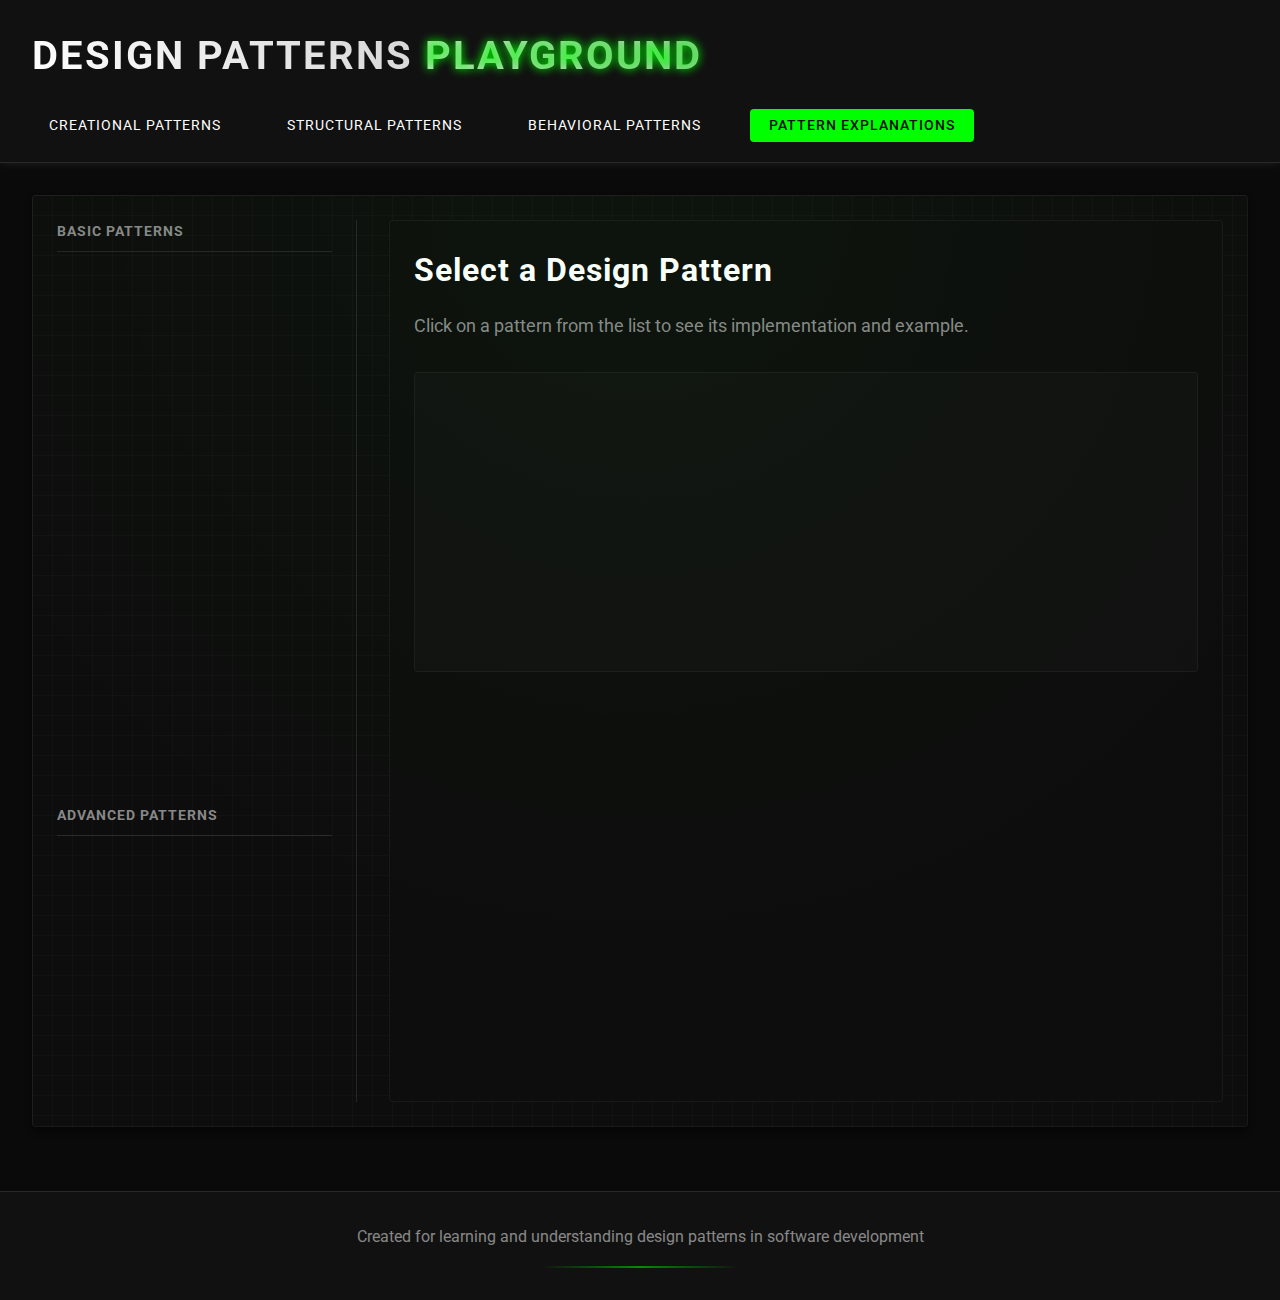
<file: index.html>
<!DOCTYPE html>
<html lang="en">
<head>
    <meta charset="UTF-8">
    <meta name="viewport" content="width=device-width, initial-scale=1.0">
    <meta name="theme-color" content="#0a0a0a">
    <meta name="description" content="An interactive playground for learning software design patterns with live demonstrations">
    <title>Design Patterns Playground</title>
    <link rel="stylesheet" href="css/styles.css">
    <link href="https://fonts.googleapis.com/css2?family=Roboto:wght@300;400;500;700&family=Roboto+Mono:wght@400;500&display=swap" rel="stylesheet">
</head>
<body>
    <header>
        <h1>Design Patterns <span class="accent">Playground</span></h1>
        <nav>
            <ul>
                <li><a href="#" data-category="creational" class="active">Creational Patterns</a></li>
                <li><a href="#" data-category="structural">Structural Patterns</a></li>
                <li><a href="#" data-category="behavioral">Behavioral Patterns</a></li>
                <li><a href="pattern-explanations.html" class="explanations-link">Pattern Explanations</a></li>
            </ul>
        </nav>
    </header>

    <main>
        <div class="patterns-container">
            <div class="pattern-list">
                <!-- Creational Patterns -->
                <div class="pattern-category" id="creational">
                    <h2>Creational Patterns</h2>
                    <ul>
                        <li><a href="#" data-pattern="singleton">Singleton Pattern</a></li>
                        <li><a href="#" data-pattern="factory">Factory Pattern</a></li>
                        <li><a href="#" data-pattern="abstract-factory">Abstract Factory Pattern</a></li>
                        <li><a href="#" data-pattern="builder">Builder Pattern</a></li>
                        <li><a href="#" data-pattern="prototype">Prototype Pattern</a></li>
                        <li><a href="#" data-pattern="object-pool">Object Pool Pattern</a></li>
                    </ul>
                </div>

                <!-- Structural Patterns -->
                <div class="pattern-category" id="structural">
                    <h2>Structural Patterns</h2>
                    <ul>
                        <li><a href="#" data-pattern="adapter">Adapter Pattern</a></li>
                        <li><a href="#" data-pattern="bridge">Bridge Pattern</a></li>
                        <li><a href="#" data-pattern="composite">Composite Pattern</a></li>
                        <li><a href="#" data-pattern="decorator">Decorator Pattern</a></li>
                        <li><a href="#" data-pattern="facade">Facade Pattern</a></li>
                        <li><a href="#" data-pattern="flyweight">Flyweight Pattern</a></li>
                        <li><a href="#" data-pattern="proxy">Proxy Pattern</a></li>
                    </ul>
                </div>

                <!-- Behavioral Patterns -->
                <div class="pattern-category" id="behavioral">
                    <h2>Behavioral Patterns</h2>
                    <ul>
                        <li><a href="#" data-pattern="observer">Observer Pattern</a></li>
                        <li><a href="#" data-pattern="strategy">Strategy Pattern</a></li>
                        <li><a href="#" data-pattern="command">Command Pattern</a></li>
                        <li><a href="#" data-pattern="state">State Pattern</a></li>
                        <li><a href="#" data-pattern="template-method">Template Method Pattern</a></li>
                        <li><a href="#" data-pattern="chain-of-responsibility">Chain of Responsibility Pattern</a></li>
                        <li><a href="#" data-pattern="mediator">Mediator Pattern</a></li>
                        <li><a href="#" data-pattern="memento">Memento Pattern</a></li>
                    </ul>
                </div>
            </div>
            <div class="pattern-display">
                <div class="pattern-info">
                    <h2>Select a Design Pattern</h2>
                    <p>Click on a pattern from the list to see its implementation and example.</p>
                </div>
                <div class="pattern-demo"></div>
            </div>
        </div>
    </main>

    <footer>
        <p>Created for learning and understanding design patterns in software development</p>
        <div class="footer-accent"></div>
    </footer>

    <script src="js/main.js"></script>
    <script src="js/patterns.js"></script>
</body>
</html>
</file>
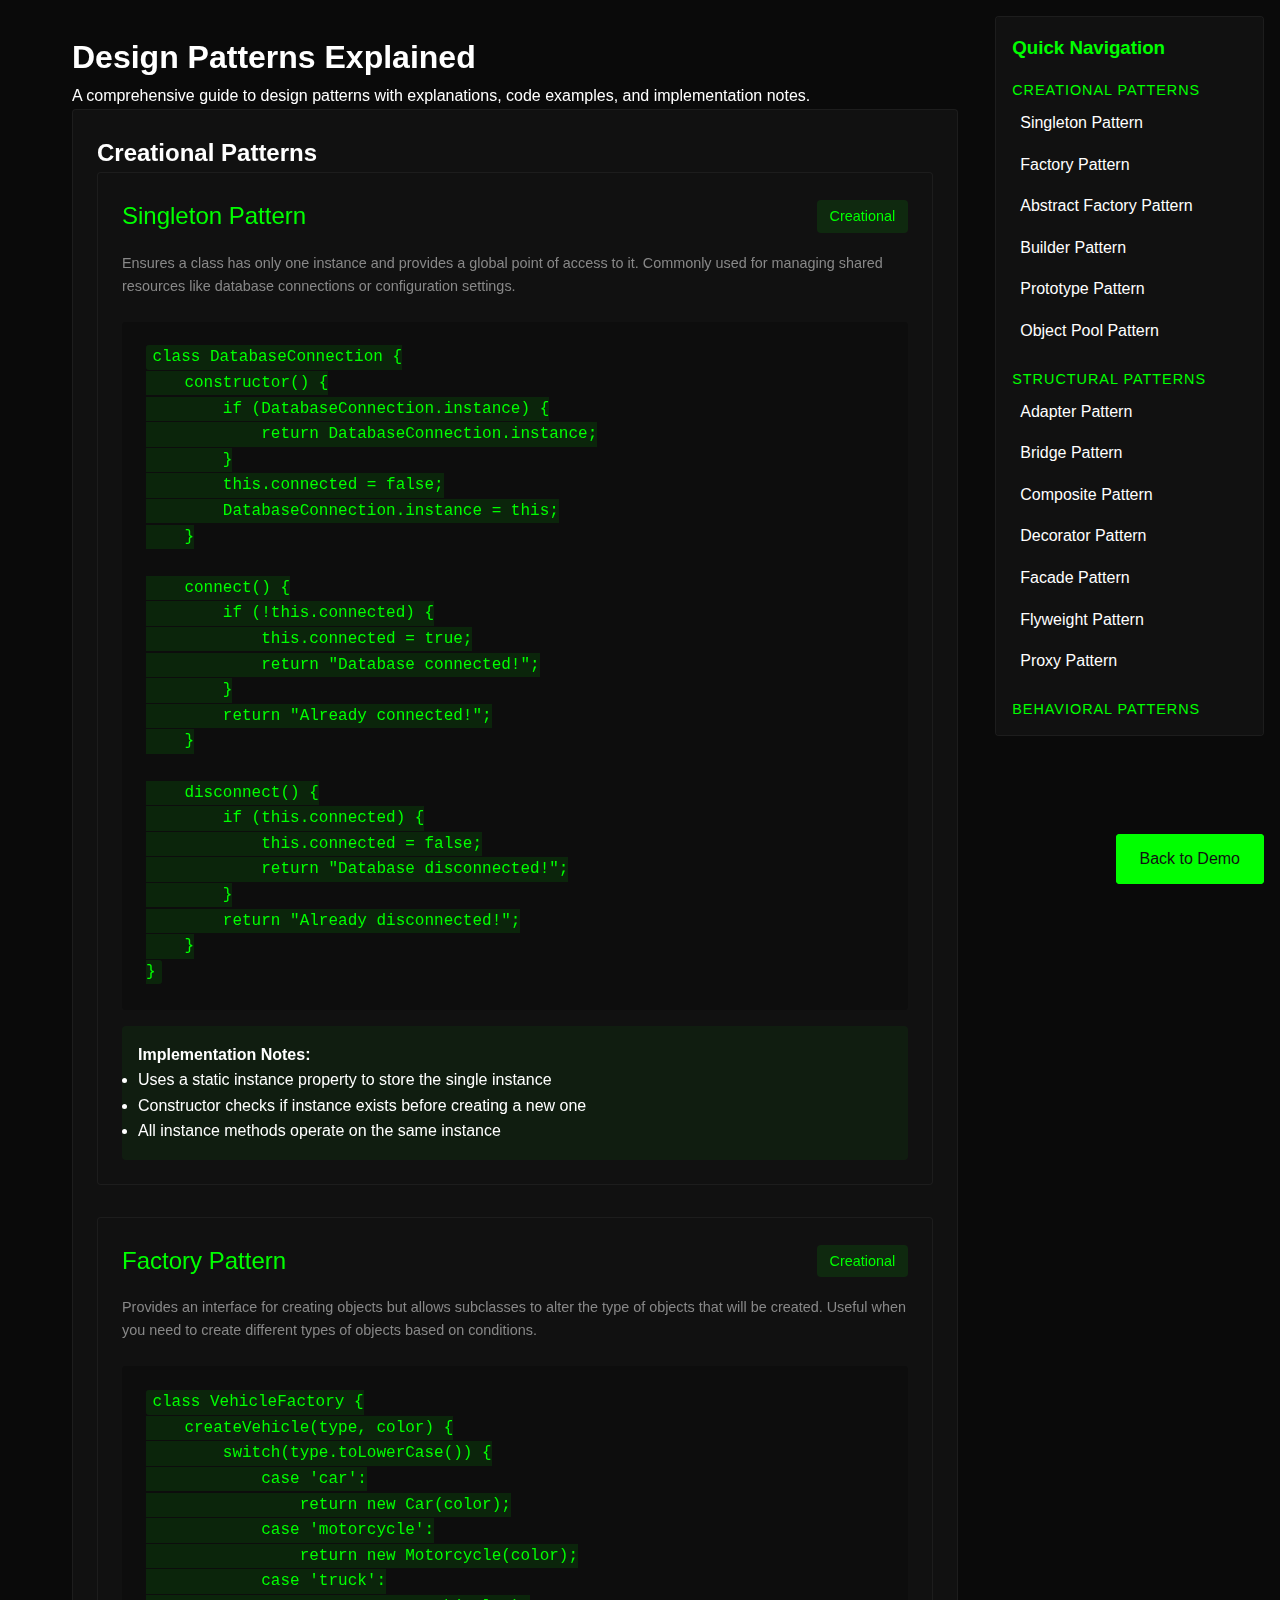
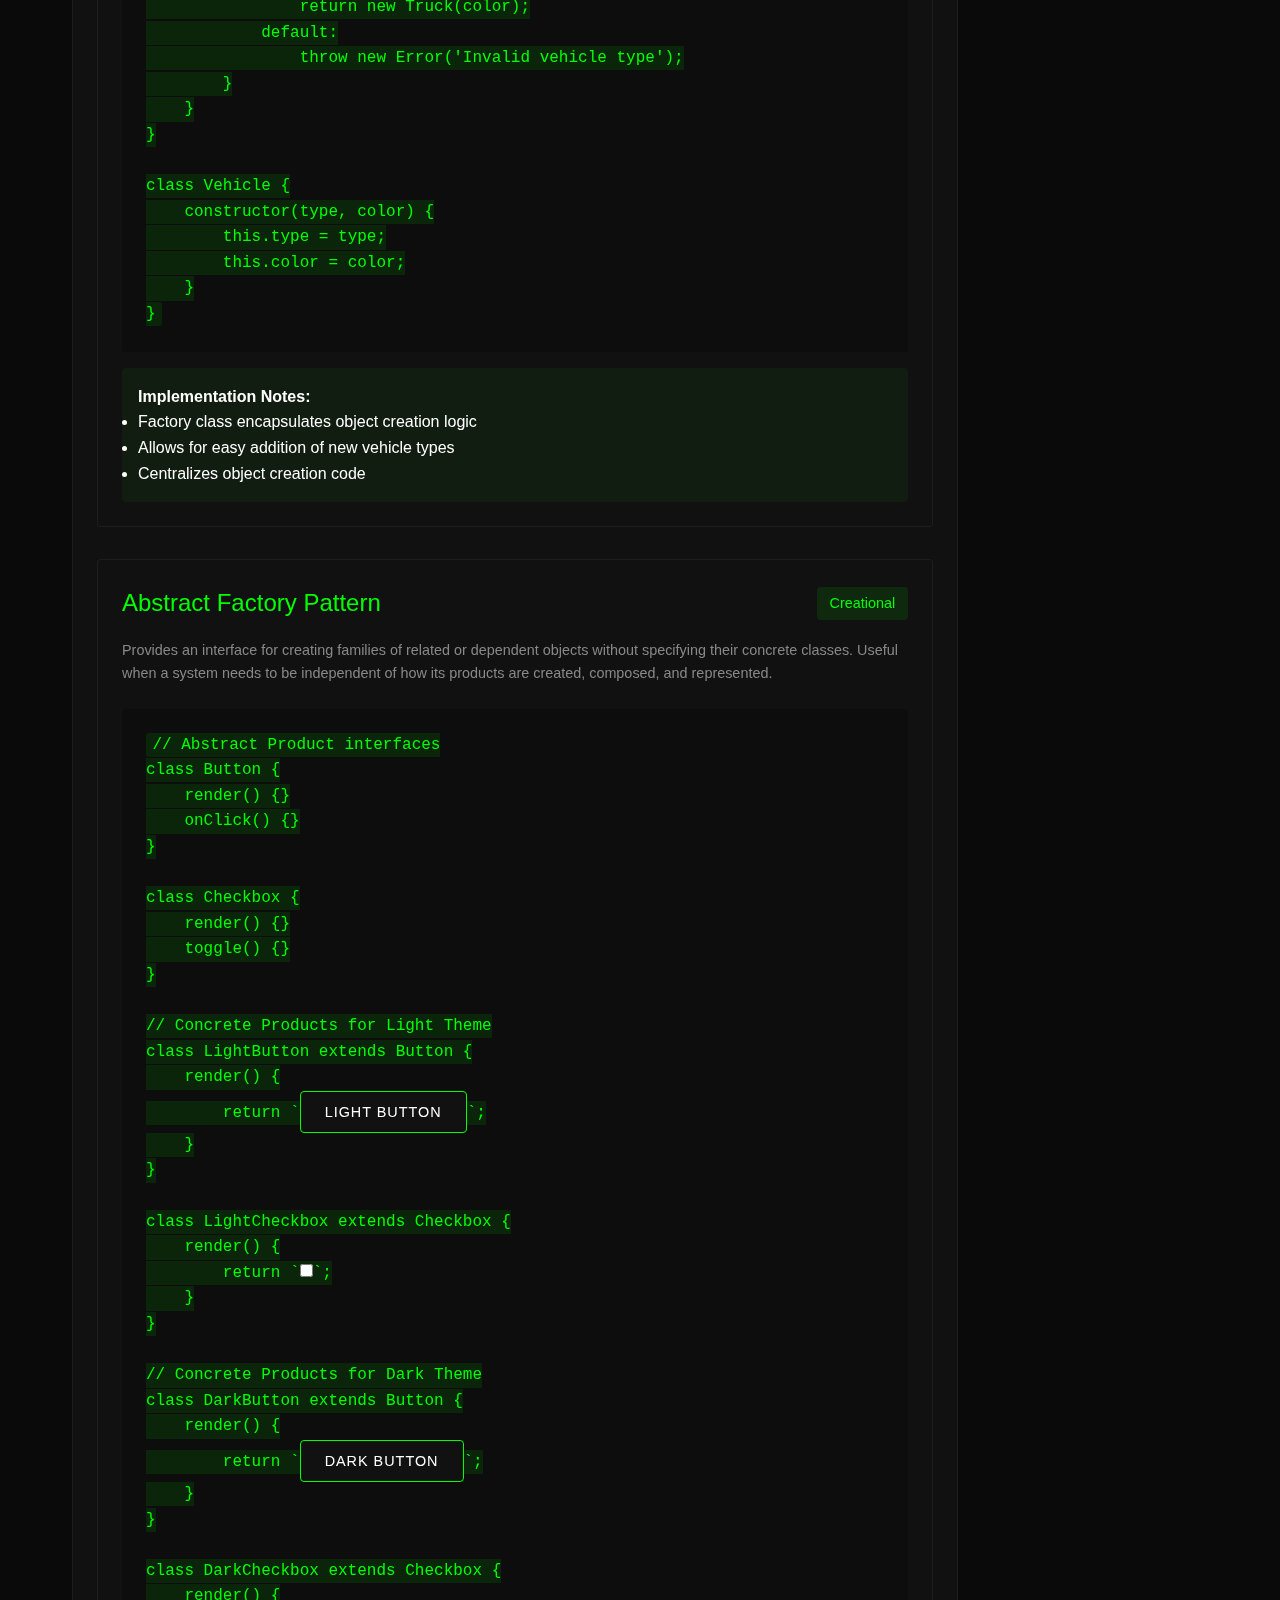
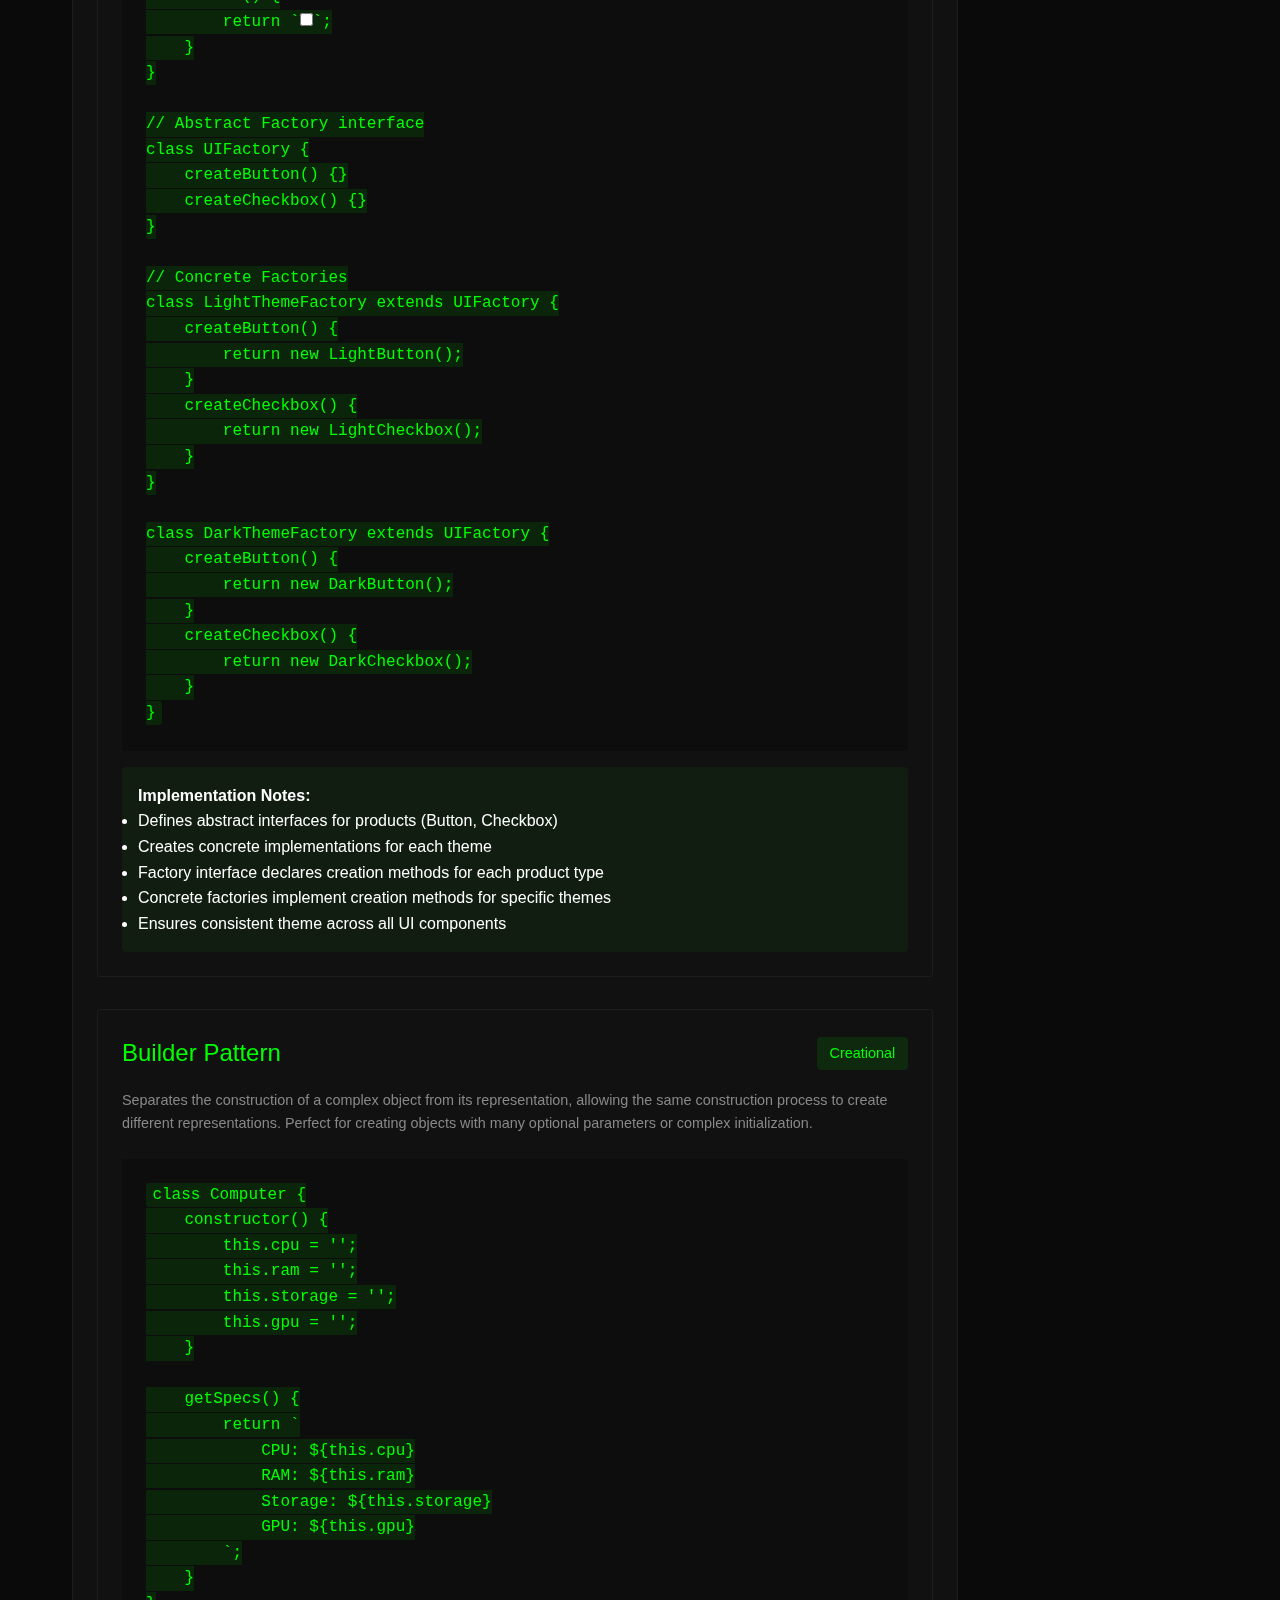
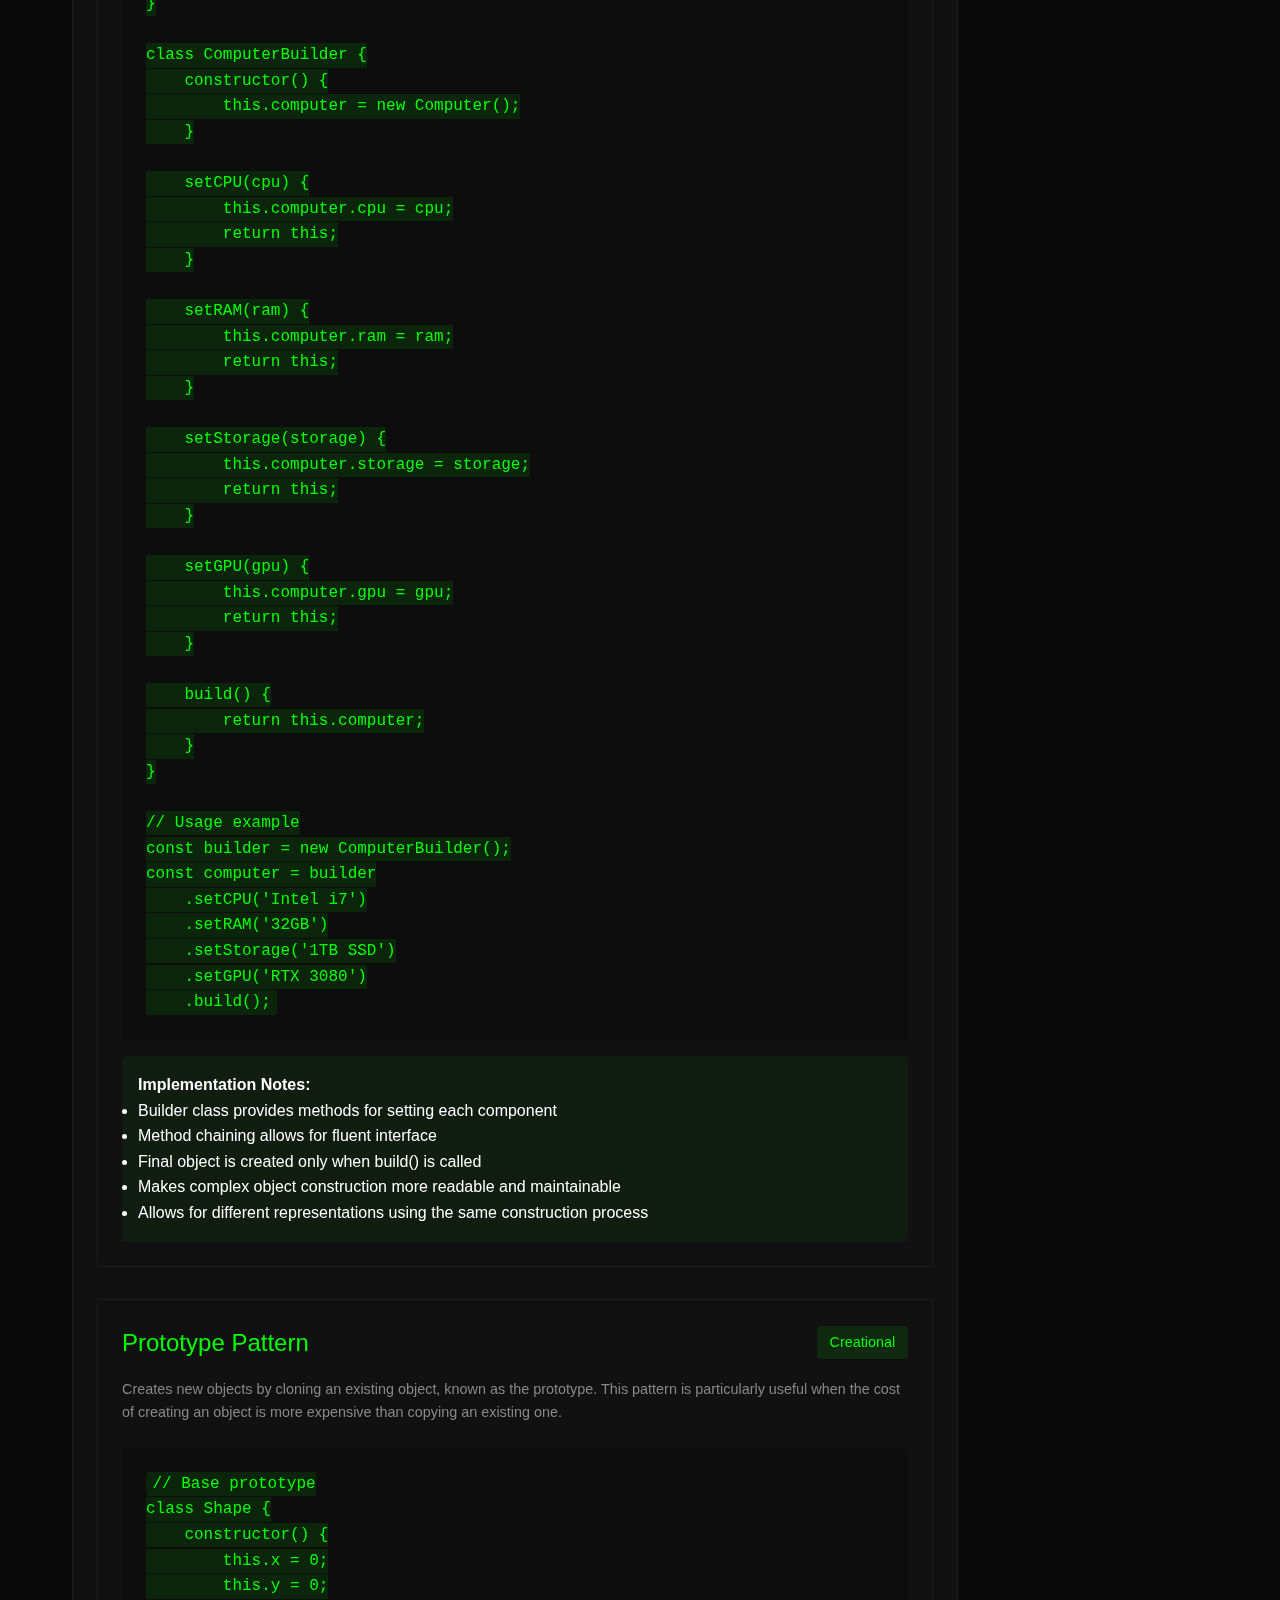
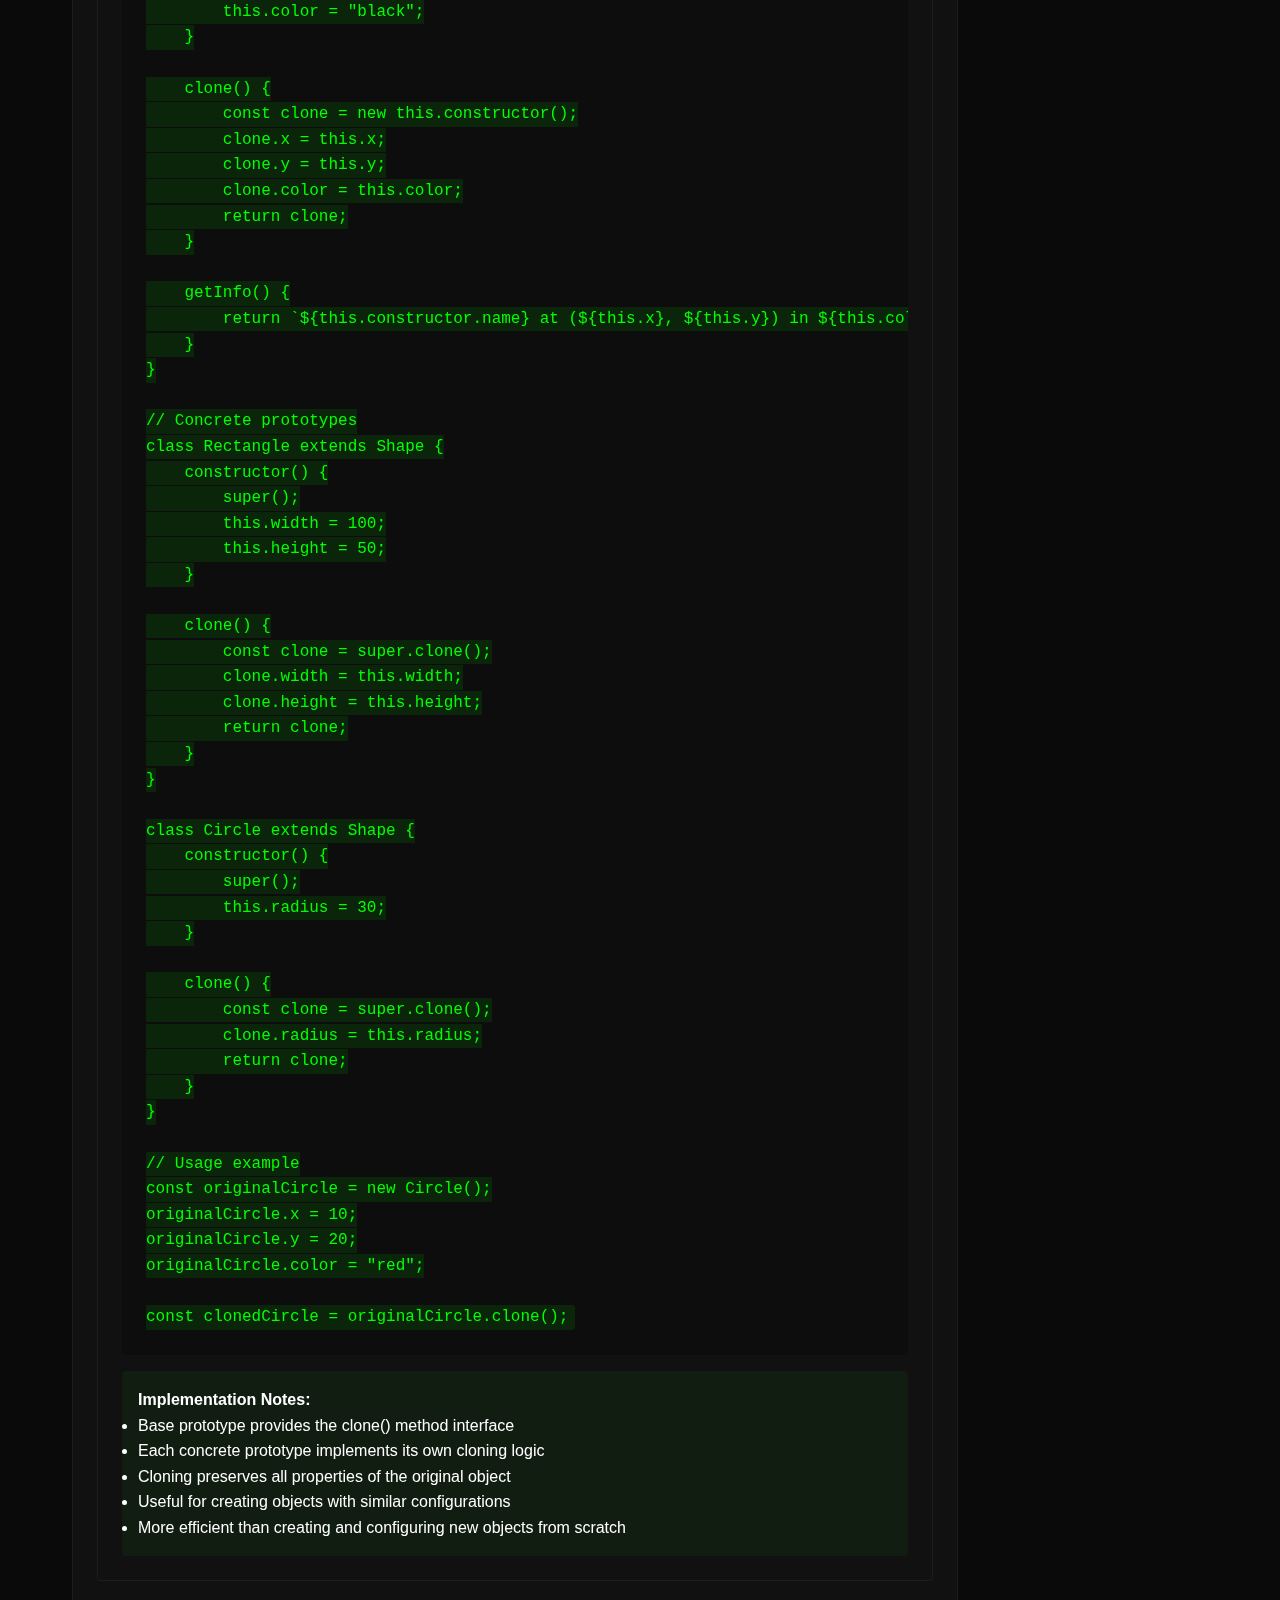
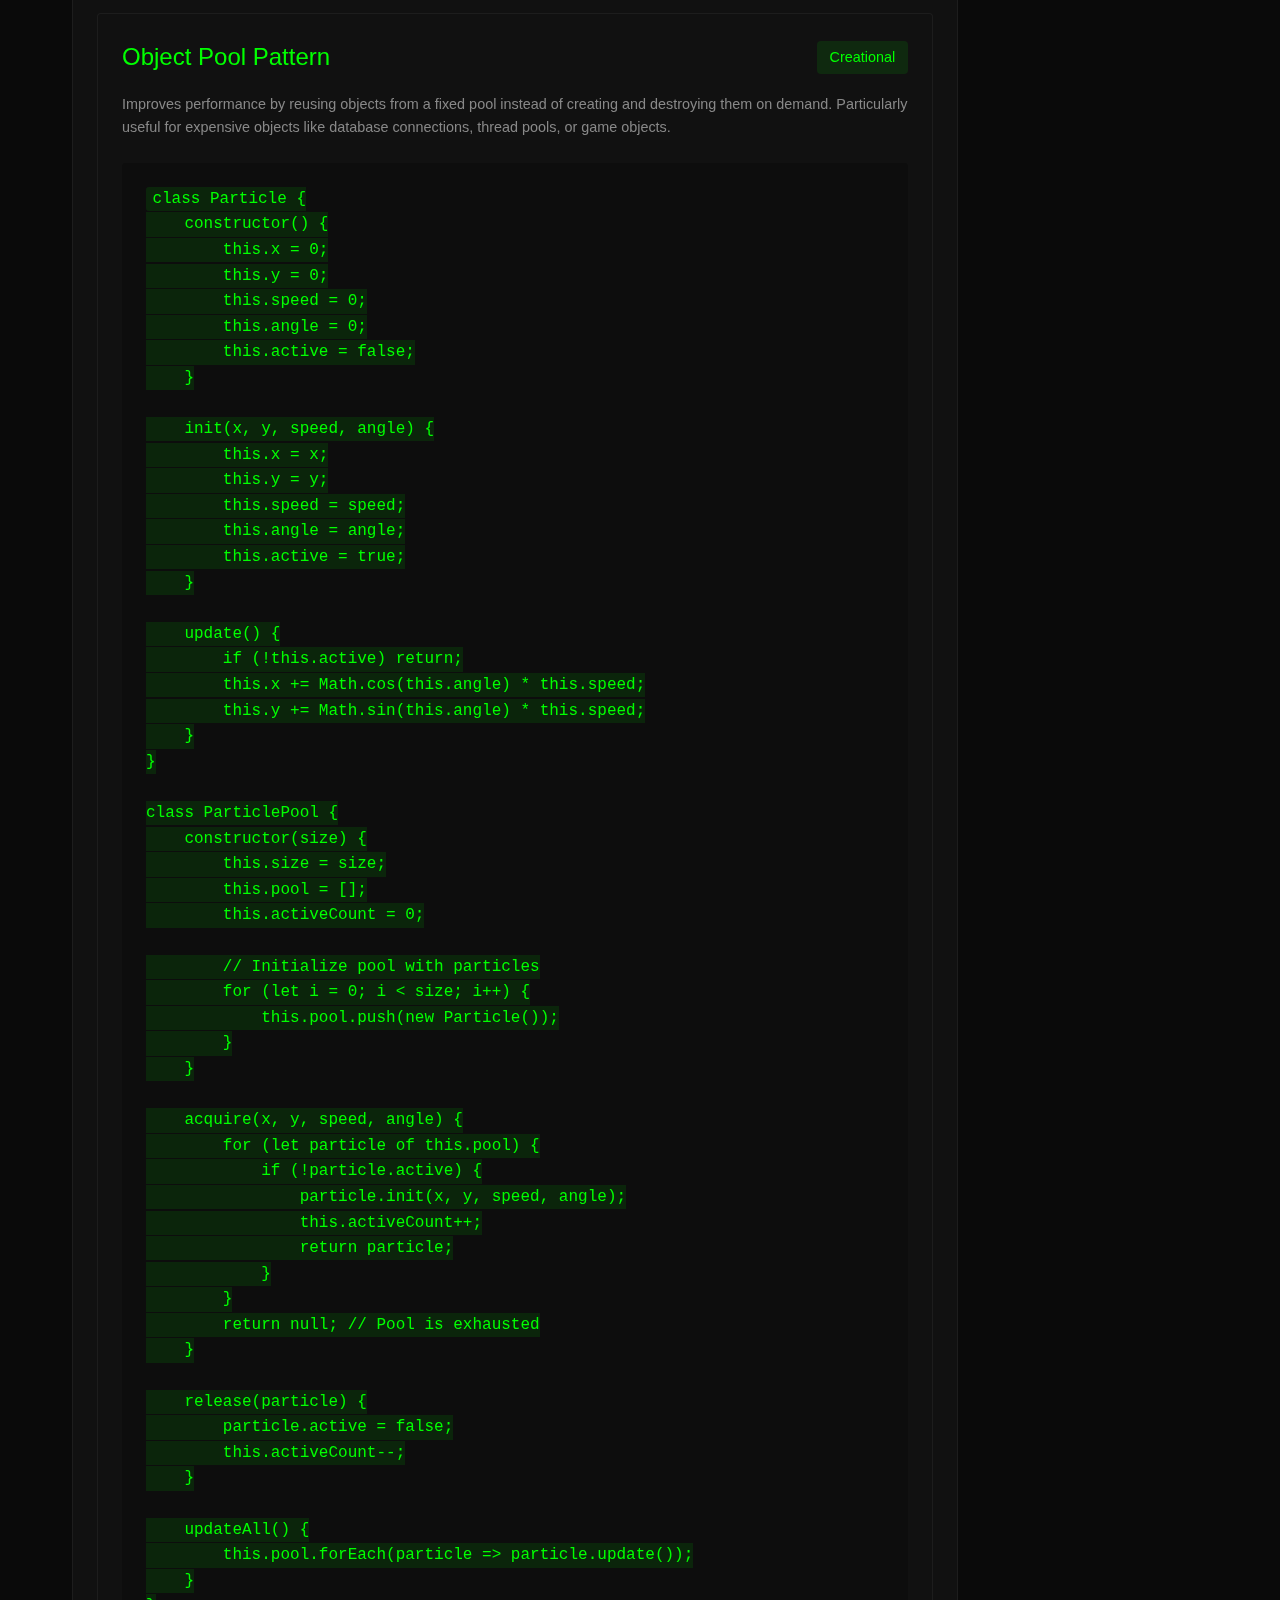
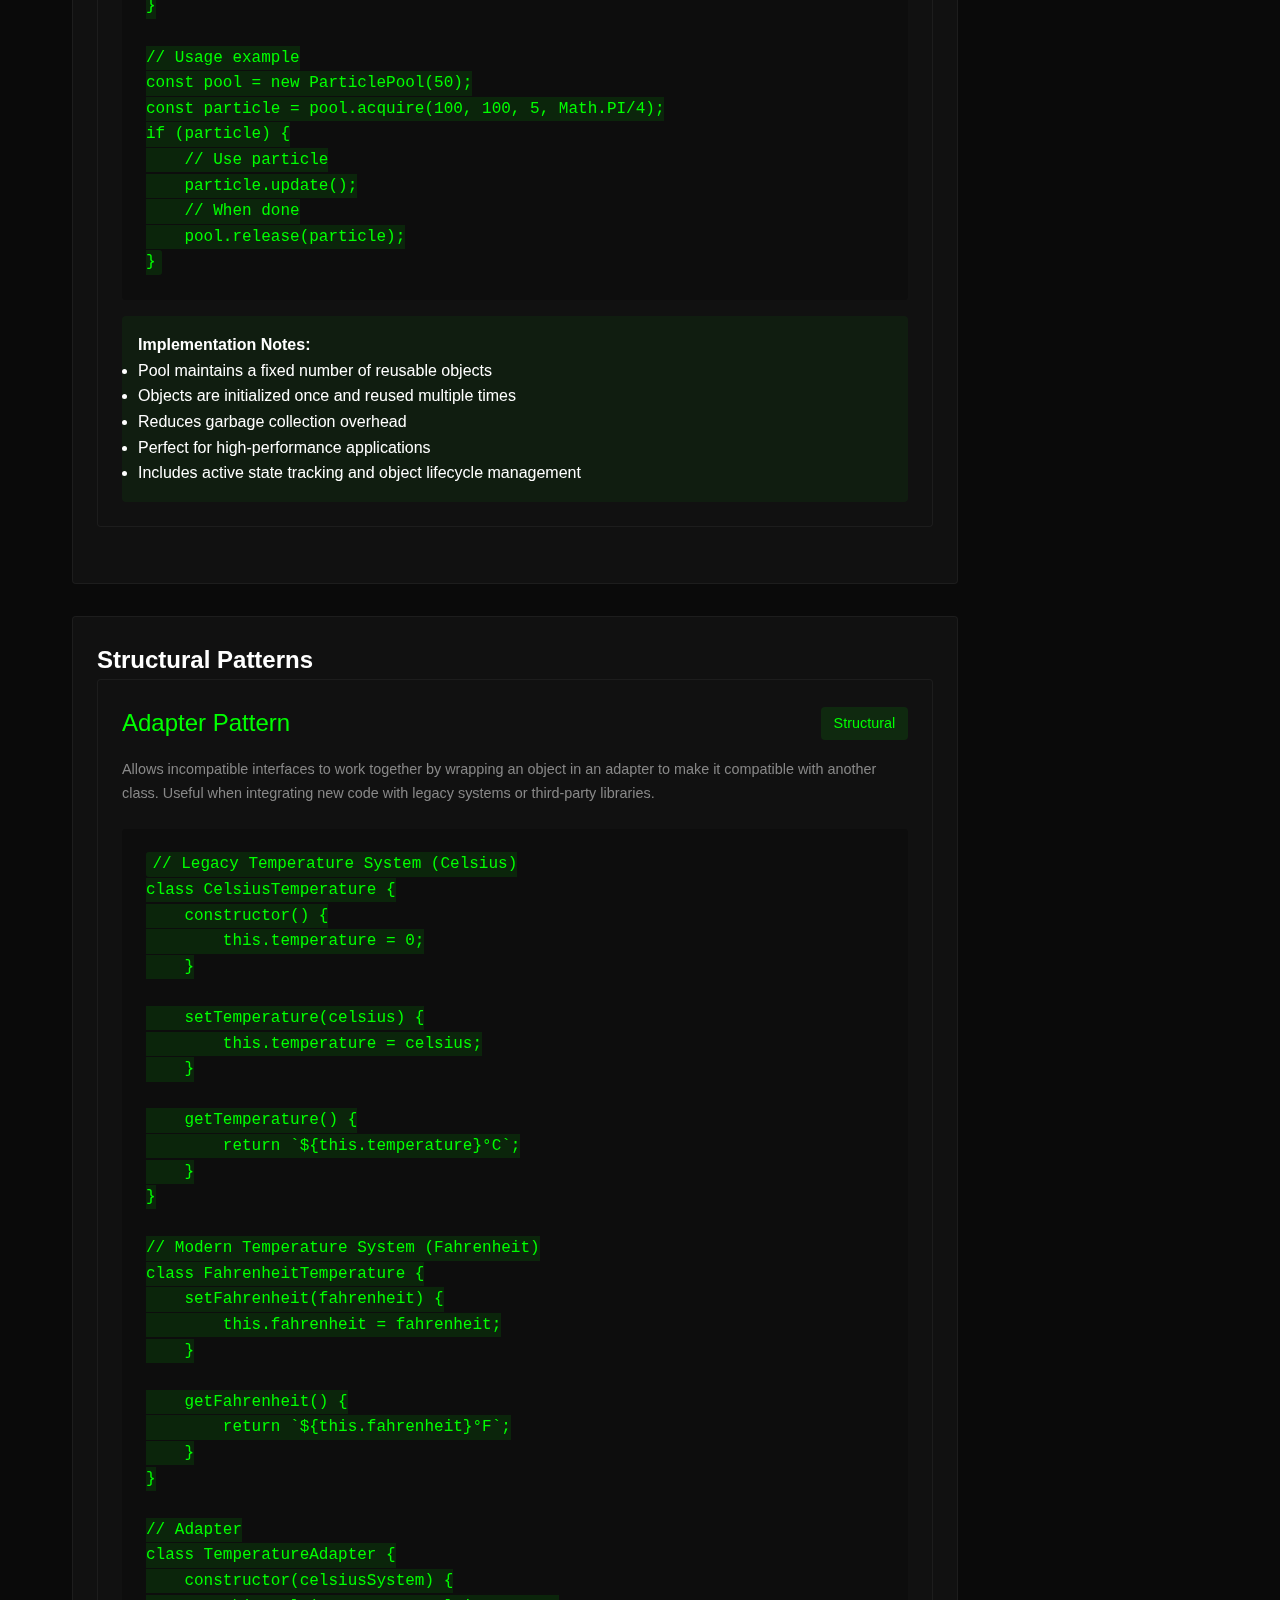
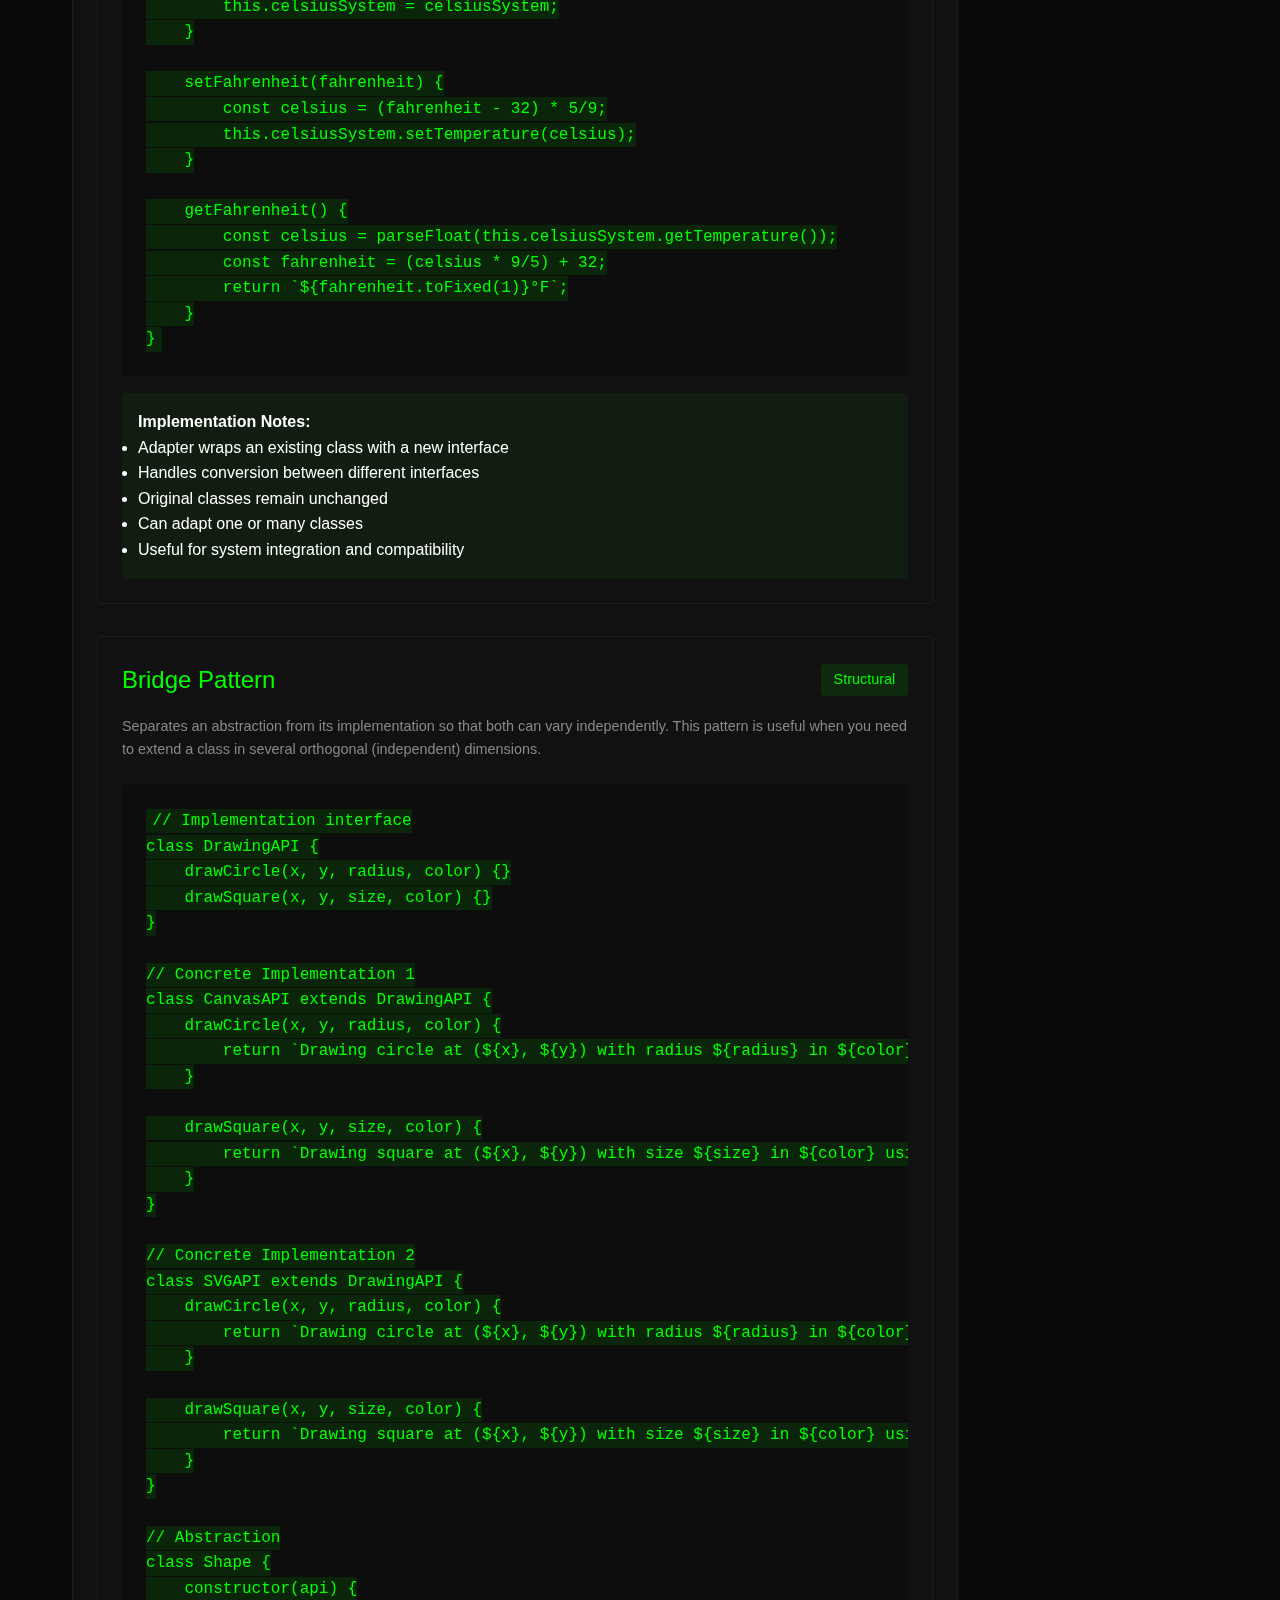
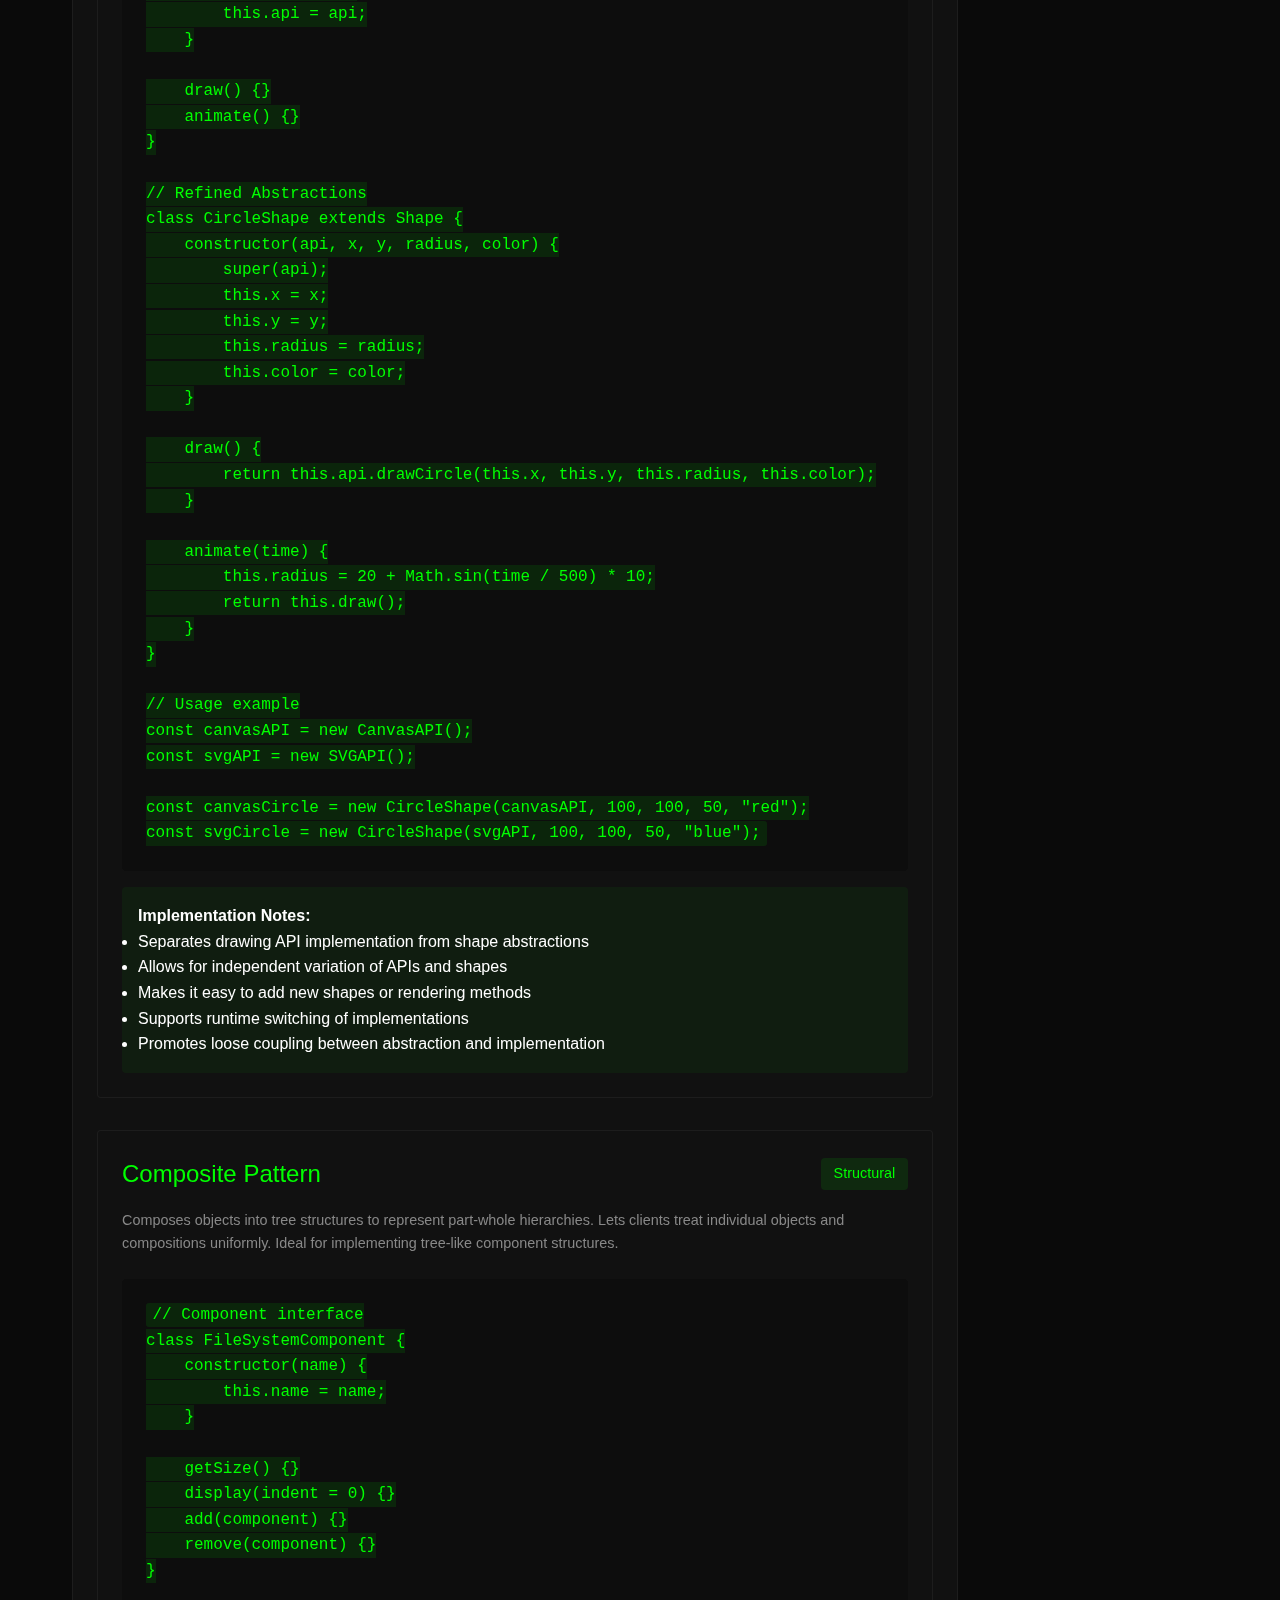
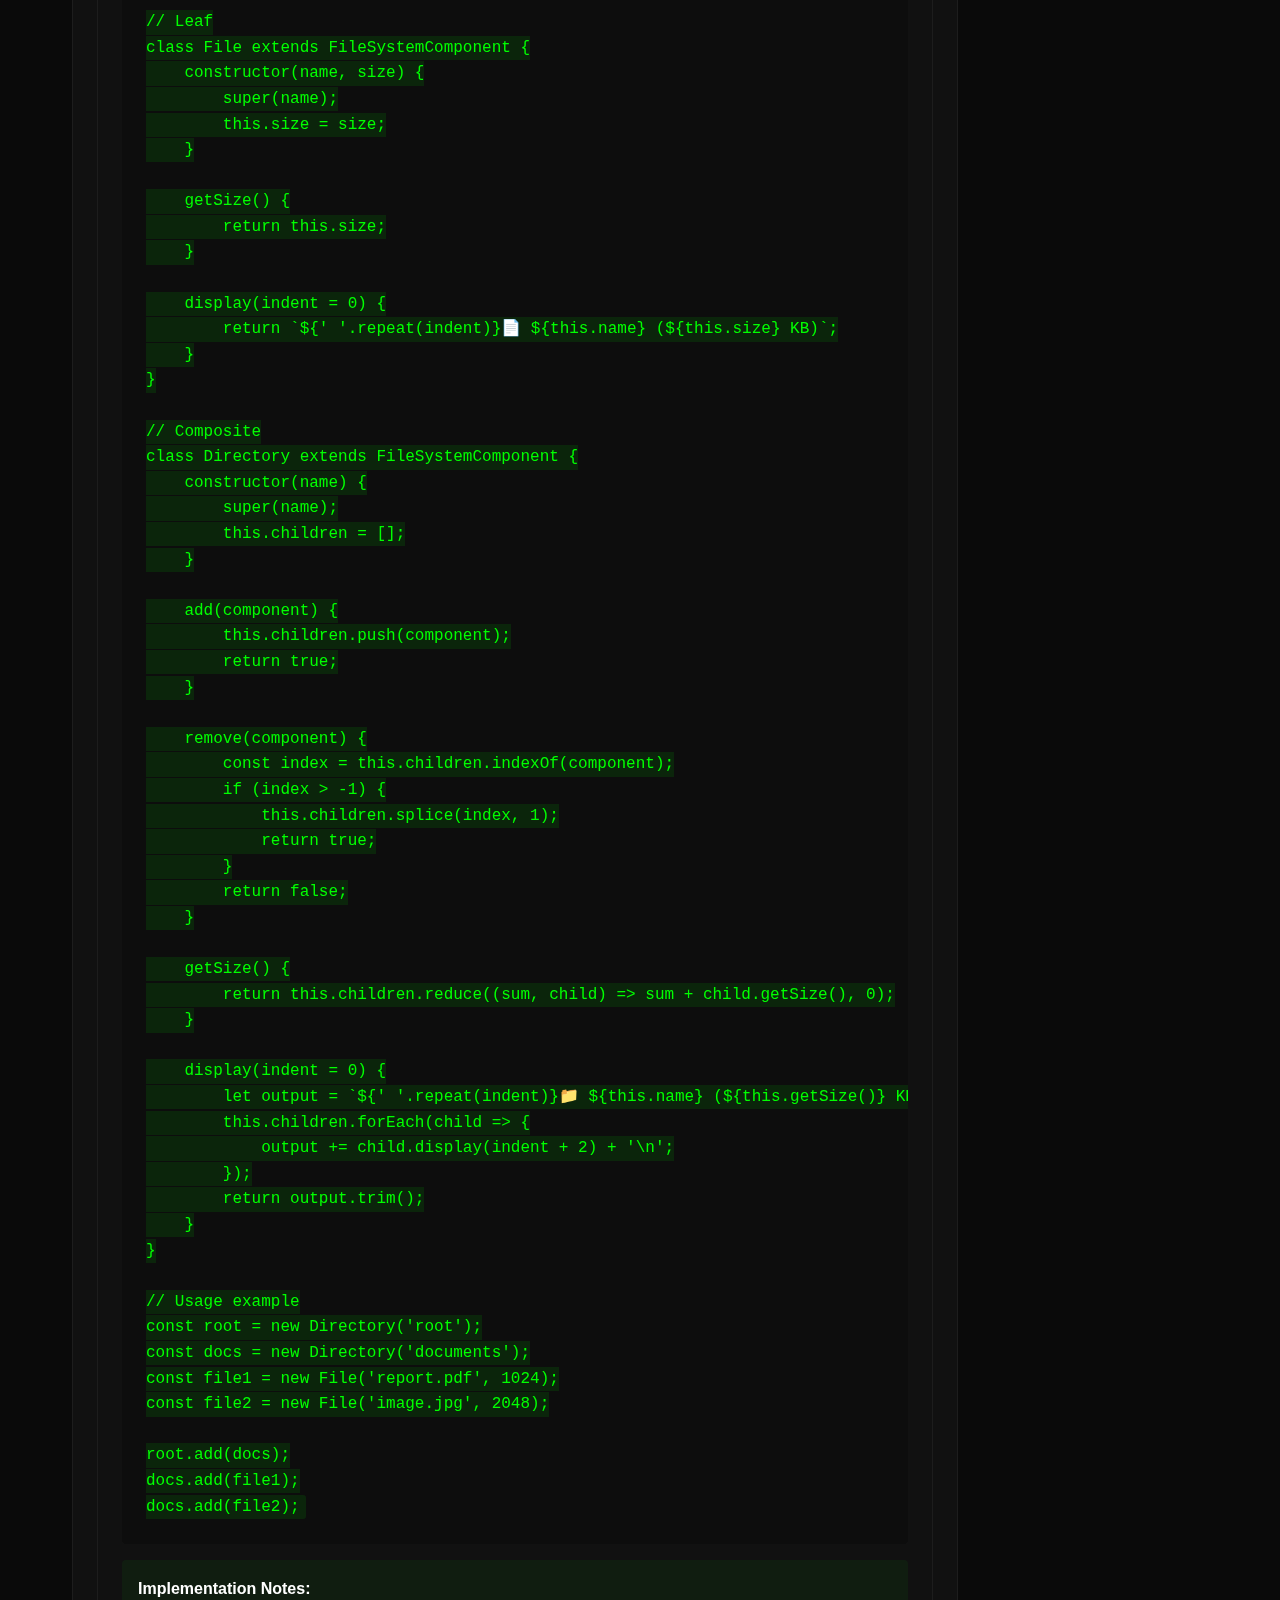
<file: pattern-explanations.html>
<!DOCTYPE html>
<html lang="en">
<head>
    <meta charset="UTF-8">
    <meta name="viewport" content="width=device-width, initial-scale=1.0">
    <title>Design Patterns Explained</title>
    <link rel="stylesheet" href="css/styles.css">
    <style>
        .pattern-section {
            margin-bottom: 2rem;
            padding: 1.5rem;
            background-color: var(--surface-color);
            border-radius: var(--border-radius);
            border: 1px solid rgba(255, 255, 255, 0.05);
        }

        .pattern-header {
            display: flex;
            justify-content: space-between;
            align-items: center;
            margin-bottom: 1rem;
        }

        .pattern-name {
            font-size: 1.5rem;
            color: var(--accent-color);
            margin: 0;
        }

        .pattern-category {
            font-size: 0.9rem;
            padding: 0.3rem 0.8rem;
            background-color: rgba(0, 255, 0, 0.1);
            border-radius: var(--border-radius);
            color: var(--accent-color);
        }

        .pattern-description {
            margin-bottom: 1.5rem;
            line-height: 1.6;
        }

        .code-section {
            background-color: var(--box-color);
            padding: 1.5rem;
            border-radius: var(--border-radius);
            overflow-x: auto;
        }

        .code-section pre {
            margin: 0;
            font-family: 'Roboto Mono', monospace;
            color: var(--text-color);
        }

        .code-section code {
            color: var(--accent-color);
        }

        .implementation-notes {
            margin-top: 1rem;
            padding: 1rem;
            background-color: rgba(0, 255, 0, 0.05);
            border-radius: var(--border-radius);
        }

        .pattern-uml {
            margin: 1rem 0;
            padding: 1rem;
            background-color: var(--box-color);
            border-radius: var(--border-radius);
        }

        .pattern-uml img {
            max-width: 100%;
            height: auto;
        }

        .navigation {
            position: fixed;
            top: 1rem;
            right: 1rem;
            background-color: var(--surface-color);
            padding: 1rem;
            border-radius: var(--border-radius);
            border: 1px solid rgba(255, 255, 255, 0.05);
            max-height: 80vh;
            overflow-y: auto;
            z-index: 1000;
        }

        .navigation h3 {
            color: var(--accent-color);
            margin-bottom: 1rem;
        }

        .nav-item {
            padding: 0.5rem;
            cursor: pointer;
            color: var(--text-color);
            transition: var(--transition);
            display: block;
            text-decoration: none;
        }

        .nav-item:hover {
            color: var(--accent-color);
            background-color: rgba(0, 255, 0, 0.1);
            border-radius: var(--border-radius);
        }

        .nav-category {
            margin-top: 1rem;
            font-weight: 500;
            color: var(--accent-color);
            text-transform: uppercase;
            font-size: 0.9rem;
            letter-spacing: 1px;
        }

        .back-to-demo {
            position: fixed;
            bottom: 1rem;
            right: 1rem;
            padding: 0.75rem 1.5rem;
            background-color: var(--accent-color);
            color: var(--surface-color);
            border-radius: var(--border-radius);
            text-decoration: none;
            transition: var(--transition);
            z-index: 1000;
        }

        .back-to-demo:hover {
            background-color: var(--accent-color);
            box-shadow: 0 0 15px var(--accent-color);
            transform: translateY(-2px);
        }

        .container {
            max-width: 1200px;
            margin: 0 auto;
            padding: 2rem;
            padding-right: calc(250px + 2rem); /* Make space for fixed navigation */
        }
    </style>
</head>
<body>
    <div class="container">
        <h1>Design Patterns Explained</h1>
        <p class="intro">A comprehensive guide to design patterns with explanations, code examples, and implementation notes.</p>

        <!-- Navigation -->
        <div class="navigation">
            <h3>Quick Navigation</h3>
            
            <!-- Creational Patterns -->
            <div class="nav-category">Creational Patterns</div>
            <a href="#singleton" class="nav-item">Singleton Pattern</a>
            <a href="#factory" class="nav-item">Factory Pattern</a>
            <a href="#abstract-factory" class="nav-item">Abstract Factory Pattern</a>
            <a href="#builder" class="nav-item">Builder Pattern</a>
            <a href="#prototype" class="nav-item">Prototype Pattern</a>
            <a href="#object-pool" class="nav-item">Object Pool Pattern</a>

            <!-- Structural Patterns -->
            <div class="nav-category">Structural Patterns</div>
            <a href="#adapter" class="nav-item">Adapter Pattern</a>
            <a href="#bridge" class="nav-item">Bridge Pattern</a>
            <a href="#composite" class="nav-item">Composite Pattern</a>
            <a href="#decorator" class="nav-item">Decorator Pattern</a>
            <a href="#facade" class="nav-item">Facade Pattern</a>
            <a href="#flyweight" class="nav-item">Flyweight Pattern</a>
            <a href="#proxy" class="nav-item">Proxy Pattern</a>

            <!-- Behavioral Patterns -->
            <div class="nav-category">Behavioral Patterns</div>
            <a href="#observer" class="nav-item">Observer Pattern</a>
            <a href="#strategy" class="nav-item">Strategy Pattern</a>
            <a href="#command" class="nav-item">Command Pattern</a>
            <a href="#state" class="nav-item">State Pattern</a>
            <a href="#template-method" class="nav-item">Template Method Pattern</a>
            <a href="#chain-of-responsibility" class="nav-item">Chain of Responsibility Pattern</a>
            <a href="#mediator" class="nav-item">Mediator Pattern</a>
            <a href="#memento" class="nav-item">Memento Pattern</a>
        </div>

        <!-- Link back to demo -->
        <a href="index.html" class="back-to-demo">Back to Demo</a>

        <!-- Creational Patterns -->
        <section id="creational" class="pattern-section">
            <h2>Creational Patterns</h2>
            
            <!-- Singleton Pattern -->
            <div class="pattern-section">
                <div class="pattern-header">
                    <h3 class="pattern-name">Singleton Pattern</h3>
                    <span class="pattern-category">Creational</span>
                </div>
                <div class="pattern-description">
                    <p>Ensures a class has only one instance and provides a global point of access to it. Commonly used for managing shared resources like database connections or configuration settings.</p>
                </div>
                <div class="code-section">
                    <pre><code>class DatabaseConnection {
    constructor() {
        if (DatabaseConnection.instance) {
            return DatabaseConnection.instance;
        }
        this.connected = false;
        DatabaseConnection.instance = this;
    }

    connect() {
        if (!this.connected) {
            this.connected = true;
            return "Database connected!";
        }
        return "Already connected!";
    }

    disconnect() {
        if (this.connected) {
            this.connected = false;
            return "Database disconnected!";
        }
        return "Already disconnected!";
    }
}</code></pre>
                </div>
                <div class="implementation-notes">
                    <h4>Implementation Notes:</h4>
                    <ul>
                        <li>Uses a static instance property to store the single instance</li>
                        <li>Constructor checks if instance exists before creating a new one</li>
                        <li>All instance methods operate on the same instance</li>
                    </ul>
                </div>
            </div>

            <!-- Factory Pattern -->
            <div class="pattern-section">
                <div class="pattern-header">
                    <h3 class="pattern-name">Factory Pattern</h3>
                    <span class="pattern-category">Creational</span>
                </div>
                <div class="pattern-description">
                    <p>Provides an interface for creating objects but allows subclasses to alter the type of objects that will be created. Useful when you need to create different types of objects based on conditions.</p>
                </div>
                <div class="code-section">
                    <pre><code>class VehicleFactory {
    createVehicle(type, color) {
        switch(type.toLowerCase()) {
            case 'car':
                return new Car(color);
            case 'motorcycle':
                return new Motorcycle(color);
            case 'truck':
                return new Truck(color);
            default:
                throw new Error('Invalid vehicle type');
        }
    }
}

class Vehicle {
    constructor(type, color) {
        this.type = type;
        this.color = color;
    }
}</code></pre>
                </div>
                <div class="implementation-notes">
                    <h4>Implementation Notes:</h4>
                    <ul>
                        <li>Factory class encapsulates object creation logic</li>
                        <li>Allows for easy addition of new vehicle types</li>
                        <li>Centralizes object creation code</li>
                    </ul>
                </div>
            </div>

            <!-- Abstract Factory Pattern -->
            <div class="pattern-section">
                <div class="pattern-header">
                    <h3 class="pattern-name">Abstract Factory Pattern</h3>
                    <span class="pattern-category">Creational</span>
                </div>
                <div class="pattern-description">
                    <p>Provides an interface for creating families of related or dependent objects without specifying their concrete classes. Useful when a system needs to be independent of how its products are created, composed, and represented.</p>
                </div>
                <div class="code-section">
                    <pre><code>// Abstract Product interfaces
class Button {
    render() {}
    onClick() {}
}

class Checkbox {
    render() {}
    toggle() {}
}

// Concrete Products for Light Theme
class LightButton extends Button {
    render() {
        return `<button class="light-theme">Light Button</button>`;
    }
}

class LightCheckbox extends Checkbox {
    render() {
        return `<input type="checkbox" class="light-theme">`;
    }
}

// Concrete Products for Dark Theme
class DarkButton extends Button {
    render() {
        return `<button class="dark-theme">Dark Button</button>`;
    }
}

class DarkCheckbox extends Checkbox {
    render() {
        return `<input type="checkbox" class="dark-theme">`;
    }
}

// Abstract Factory interface
class UIFactory {
    createButton() {}
    createCheckbox() {}
}

// Concrete Factories
class LightThemeFactory extends UIFactory {
    createButton() {
        return new LightButton();
    }
    createCheckbox() {
        return new LightCheckbox();
    }
}

class DarkThemeFactory extends UIFactory {
    createButton() {
        return new DarkButton();
    }
    createCheckbox() {
        return new DarkCheckbox();
    }
}</code></pre>
                </div>
                <div class="implementation-notes">
                    <h4>Implementation Notes:</h4>
                    <ul>
                        <li>Defines abstract interfaces for products (Button, Checkbox)</li>
                        <li>Creates concrete implementations for each theme</li>
                        <li>Factory interface declares creation methods for each product type</li>
                        <li>Concrete factories implement creation methods for specific themes</li>
                        <li>Ensures consistent theme across all UI components</li>
                    </ul>
                </div>
            </div>

            <!-- Builder Pattern -->
            <div class="pattern-section">
                <div class="pattern-header">
                    <h3 class="pattern-name">Builder Pattern</h3>
                    <span class="pattern-category">Creational</span>
                </div>
                <div class="pattern-description">
                    <p>Separates the construction of a complex object from its representation, allowing the same construction process to create different representations. Perfect for creating objects with many optional parameters or complex initialization.</p>
                </div>
                <div class="code-section">
                    <pre><code>class Computer {
    constructor() {
        this.cpu = '';
        this.ram = '';
        this.storage = '';
        this.gpu = '';
    }

    getSpecs() {
        return `
            CPU: ${this.cpu}
            RAM: ${this.ram}
            Storage: ${this.storage}
            GPU: ${this.gpu}
        `;
    }
}

class ComputerBuilder {
    constructor() {
        this.computer = new Computer();
    }

    setCPU(cpu) {
        this.computer.cpu = cpu;
        return this;
    }

    setRAM(ram) {
        this.computer.ram = ram;
        return this;
    }

    setStorage(storage) {
        this.computer.storage = storage;
        return this;
    }

    setGPU(gpu) {
        this.computer.gpu = gpu;
        return this;
    }

    build() {
        return this.computer;
    }
}

// Usage example
const builder = new ComputerBuilder();
const computer = builder
    .setCPU('Intel i7')
    .setRAM('32GB')
    .setStorage('1TB SSD')
    .setGPU('RTX 3080')
    .build();</code></pre>
                </div>
                <div class="implementation-notes">
                    <h4>Implementation Notes:</h4>
                    <ul>
                        <li>Builder class provides methods for setting each component</li>
                        <li>Method chaining allows for fluent interface</li>
                        <li>Final object is created only when build() is called</li>
                        <li>Makes complex object construction more readable and maintainable</li>
                        <li>Allows for different representations using the same construction process</li>
                    </ul>
                </div>
            </div>

            <!-- Prototype Pattern -->
            <div class="pattern-section">
                <div class="pattern-header">
                    <h3 class="pattern-name">Prototype Pattern</h3>
                    <span class="pattern-category">Creational</span>
                </div>
                <div class="pattern-description">
                    <p>Creates new objects by cloning an existing object, known as the prototype. This pattern is particularly useful when the cost of creating an object is more expensive than copying an existing one.</p>
                </div>
                <div class="code-section">
                    <pre><code>// Base prototype
class Shape {
    constructor() {
        this.x = 0;
        this.y = 0;
        this.color = "black";
    }

    clone() {
        const clone = new this.constructor();
        clone.x = this.x;
        clone.y = this.y;
        clone.color = this.color;
        return clone;
    }

    getInfo() {
        return `${this.constructor.name} at (${this.x}, ${this.y}) in ${this.color}`;
    }
}

// Concrete prototypes
class Rectangle extends Shape {
    constructor() {
        super();
        this.width = 100;
        this.height = 50;
    }

    clone() {
        const clone = super.clone();
        clone.width = this.width;
        clone.height = this.height;
        return clone;
    }
}

class Circle extends Shape {
    constructor() {
        super();
        this.radius = 30;
    }

    clone() {
        const clone = super.clone();
        clone.radius = this.radius;
        return clone;
    }
}

// Usage example
const originalCircle = new Circle();
originalCircle.x = 10;
originalCircle.y = 20;
originalCircle.color = "red";

const clonedCircle = originalCircle.clone();</code></pre>
                </div>
                <div class="implementation-notes">
                    <h4>Implementation Notes:</h4>
                    <ul>
                        <li>Base prototype provides the clone() method interface</li>
                        <li>Each concrete prototype implements its own cloning logic</li>
                        <li>Cloning preserves all properties of the original object</li>
                        <li>Useful for creating objects with similar configurations</li>
                        <li>More efficient than creating and configuring new objects from scratch</li>
                    </ul>
                </div>
            </div>

            <!-- Object Pool Pattern -->
            <div class="pattern-section">
                <div class="pattern-header">
                    <h3 class="pattern-name">Object Pool Pattern</h3>
                    <span class="pattern-category">Creational</span>
                </div>
                <div class="pattern-description">
                    <p>Improves performance by reusing objects from a fixed pool instead of creating and destroying them on demand. Particularly useful for expensive objects like database connections, thread pools, or game objects.</p>
                </div>
                <div class="code-section">
                    <pre><code>class Particle {
    constructor() {
        this.x = 0;
        this.y = 0;
        this.speed = 0;
        this.angle = 0;
        this.active = false;
    }

    init(x, y, speed, angle) {
        this.x = x;
        this.y = y;
        this.speed = speed;
        this.angle = angle;
        this.active = true;
    }

    update() {
        if (!this.active) return;
        this.x += Math.cos(this.angle) * this.speed;
        this.y += Math.sin(this.angle) * this.speed;
    }
}

class ParticlePool {
    constructor(size) {
        this.size = size;
        this.pool = [];
        this.activeCount = 0;

        // Initialize pool with particles
        for (let i = 0; i < size; i++) {
            this.pool.push(new Particle());
        }
    }

    acquire(x, y, speed, angle) {
        for (let particle of this.pool) {
            if (!particle.active) {
                particle.init(x, y, speed, angle);
                this.activeCount++;
                return particle;
            }
        }
        return null; // Pool is exhausted
    }

    release(particle) {
        particle.active = false;
        this.activeCount--;
    }

    updateAll() {
        this.pool.forEach(particle => particle.update());
    }
}

// Usage example
const pool = new ParticlePool(50);
const particle = pool.acquire(100, 100, 5, Math.PI/4);
if (particle) {
    // Use particle
    particle.update();
    // When done
    pool.release(particle);
}</code></pre>
                </div>
                <div class="implementation-notes">
                    <h4>Implementation Notes:</h4>
                    <ul>
                        <li>Pool maintains a fixed number of reusable objects</li>
                        <li>Objects are initialized once and reused multiple times</li>
                        <li>Reduces garbage collection overhead</li>
                        <li>Perfect for high-performance applications</li>
                        <li>Includes active state tracking and object lifecycle management</li>
                    </ul>
                </div>
            </div>
        </section>

        <!-- Structural Patterns -->
        <section id="structural" class="pattern-section">
            <h2>Structural Patterns</h2>
            
            <!-- Adapter Pattern -->
            <div class="pattern-section">
                <div class="pattern-header">
                    <h3 class="pattern-name">Adapter Pattern</h3>
                    <span class="pattern-category">Structural</span>
                </div>
                <div class="pattern-description">
                    <p>Allows incompatible interfaces to work together by wrapping an object in an adapter to make it compatible with another class. Useful when integrating new code with legacy systems or third-party libraries.</p>
                </div>
                <div class="code-section">
                    <pre><code>// Legacy Temperature System (Celsius)
class CelsiusTemperature {
    constructor() {
        this.temperature = 0;
    }

    setTemperature(celsius) {
        this.temperature = celsius;
    }

    getTemperature() {
        return `${this.temperature}°C`;
    }
}

// Modern Temperature System (Fahrenheit)
class FahrenheitTemperature {
    setFahrenheit(fahrenheit) {
        this.fahrenheit = fahrenheit;
    }

    getFahrenheit() {
        return `${this.fahrenheit}°F`;
    }
}

// Adapter
class TemperatureAdapter {
    constructor(celsiusSystem) {
        this.celsiusSystem = celsiusSystem;
    }

    setFahrenheit(fahrenheit) {
        const celsius = (fahrenheit - 32) * 5/9;
        this.celsiusSystem.setTemperature(celsius);
    }

    getFahrenheit() {
        const celsius = parseFloat(this.celsiusSystem.getTemperature());
        const fahrenheit = (celsius * 9/5) + 32;
        return `${fahrenheit.toFixed(1)}°F`;
    }
}</code></pre>
                </div>
                <div class="implementation-notes">
                    <h4>Implementation Notes:</h4>
                    <ul>
                        <li>Adapter wraps an existing class with a new interface</li>
                        <li>Handles conversion between different interfaces</li>
                        <li>Original classes remain unchanged</li>
                        <li>Can adapt one or many classes</li>
                        <li>Useful for system integration and compatibility</li>
                    </ul>
                </div>
            </div>

            <!-- Bridge Pattern -->
            <div class="pattern-section">
                <div class="pattern-header">
                    <h3 class="pattern-name">Bridge Pattern</h3>
                    <span class="pattern-category">Structural</span>
                </div>
                <div class="pattern-description">
                    <p>Separates an abstraction from its implementation so that both can vary independently. This pattern is useful when you need to extend a class in several orthogonal (independent) dimensions.</p>
                </div>
                <div class="code-section">
                    <pre><code>// Implementation interface
class DrawingAPI {
    drawCircle(x, y, radius, color) {}
    drawSquare(x, y, size, color) {}
}

// Concrete Implementation 1
class CanvasAPI extends DrawingAPI {
    drawCircle(x, y, radius, color) {
        return `Drawing circle at (${x}, ${y}) with radius ${radius} in ${color} using Canvas`;
    }

    drawSquare(x, y, size, color) {
        return `Drawing square at (${x}, ${y}) with size ${size} in ${color} using Canvas`;
    }
}

// Concrete Implementation 2
class SVGAPI extends DrawingAPI {
    drawCircle(x, y, radius, color) {
        return `Drawing circle at (${x}, ${y}) with radius ${radius} in ${color} using SVG`;
    }

    drawSquare(x, y, size, color) {
        return `Drawing square at (${x}, ${y}) with size ${size} in ${color} using SVG`;
    }
}

// Abstraction
class Shape {
    constructor(api) {
        this.api = api;
    }

    draw() {}
    animate() {}
}

// Refined Abstractions
class CircleShape extends Shape {
    constructor(api, x, y, radius, color) {
        super(api);
        this.x = x;
        this.y = y;
        this.radius = radius;
        this.color = color;
    }

    draw() {
        return this.api.drawCircle(this.x, this.y, this.radius, this.color);
    }

    animate(time) {
        this.radius = 20 + Math.sin(time / 500) * 10;
        return this.draw();
    }
}

// Usage example
const canvasAPI = new CanvasAPI();
const svgAPI = new SVGAPI();

const canvasCircle = new CircleShape(canvasAPI, 100, 100, 50, "red");
const svgCircle = new CircleShape(svgAPI, 100, 100, 50, "blue");</code></pre>
                </div>
                <div class="implementation-notes">
                    <h4>Implementation Notes:</h4>
                    <ul>
                        <li>Separates drawing API implementation from shape abstractions</li>
                        <li>Allows for independent variation of APIs and shapes</li>
                        <li>Makes it easy to add new shapes or rendering methods</li>
                        <li>Supports runtime switching of implementations</li>
                        <li>Promotes loose coupling between abstraction and implementation</li>
                    </ul>
                </div>
            </div>

            <!-- Composite Pattern -->
            <div class="pattern-section">
                <div class="pattern-header">
                    <h3 class="pattern-name">Composite Pattern</h3>
                    <span class="pattern-category">Structural</span>
                </div>
                <div class="pattern-description">
                    <p>Composes objects into tree structures to represent part-whole hierarchies. Lets clients treat individual objects and compositions uniformly. Ideal for implementing tree-like component structures.</p>
                </div>
                <div class="code-section">
                    <pre><code>// Component interface
class FileSystemComponent {
    constructor(name) {
        this.name = name;
    }

    getSize() {}
    display(indent = 0) {}
    add(component) {}
    remove(component) {}
}

// Leaf
class File extends FileSystemComponent {
    constructor(name, size) {
        super(name);
        this.size = size;
    }

    getSize() {
        return this.size;
    }

    display(indent = 0) {
        return `${' '.repeat(indent)}📄 ${this.name} (${this.size} KB)`;
    }
}

// Composite
class Directory extends FileSystemComponent {
    constructor(name) {
        super(name);
        this.children = [];
    }

    add(component) {
        this.children.push(component);
        return true;
    }

    remove(component) {
        const index = this.children.indexOf(component);
        if (index > -1) {
            this.children.splice(index, 1);
            return true;
        }
        return false;
    }

    getSize() {
        return this.children.reduce((sum, child) => sum + child.getSize(), 0);
    }

    display(indent = 0) {
        let output = `${' '.repeat(indent)}📁 ${this.name} (${this.getSize()} KB)\n`;
        this.children.forEach(child => {
            output += child.display(indent + 2) + '\n';
        });
        return output.trim();
    }
}

// Usage example
const root = new Directory('root');
const docs = new Directory('documents');
const file1 = new File('report.pdf', 1024);
const file2 = new File('image.jpg', 2048);

root.add(docs);
docs.add(file1);
docs.add(file2);</code></pre>
                </div>
                <div class="implementation-notes">
                    <h4>Implementation Notes:</h4>
                    <ul>
                        <li>Components share a common interface</li>
                        <li>Leaf nodes represent individual objects</li>
                        <li>Composite nodes can contain other components</li>
                        <li>Uniform treatment of individual and composite objects</li>
                        <li>Recursive operations on the entire tree structure</li>
                    </ul>
                </div>
            </div>

            <!-- Decorator Pattern -->
            <div class="pattern-section">
                <div class="pattern-header">
                    <h3 class="pattern-name">Decorator Pattern</h3>
                    <span class="pattern-category">Structural</span>
                </div>
                <div class="pattern-description">
                    <p>Attaches additional responsibilities to objects dynamically. Provides a flexible alternative to subclassing for extending functionality. Perfect for adding optional behaviors to objects.</p>
                </div>
                <div class="code-section">
                    <pre><code>// Base Coffee class
class Coffee {
    cost() {
        return 3;
    }

    description() {
        return "Basic Coffee";
    }
}

// Decorator base class
class CoffeeDecorator {
    constructor(coffee) {
        this.coffee = coffee;
    }

    cost() {
        return this.coffee.cost();
    }

    description() {
        return this.coffee.description();
    }
}

// Concrete decorators
class MilkDecorator extends CoffeeDecorator {
    cost() {
        return this.coffee.cost() + 0.5;
    }

    description() {
        return `${this.coffee.description()} + Milk`;
    }
}

class CaramelDecorator extends CoffeeDecorator {
    cost() {
        return this.coffee.cost() + 0.7;
    }

    description() {
        return `${this.coffee.description()} + Caramel`;
    }
}

// Usage example
let coffee = new Coffee();
coffee = new MilkDecorator(coffee);
coffee = new CaramelDecorator(coffee);

console.log(coffee.description()); // "Basic Coffee + Milk + Caramel"
console.log(coffee.cost()); // 4.2</code></pre>
                </div>
                <div class="implementation-notes">
                    <h4>Implementation Notes:</h4>
                    <ul>
                        <li>Base component defines core functionality</li>
                        <li>Decorators wrap components and add behavior</li>
                        <li>Decorators match the interface of the base component</li>
                        <li>Supports dynamic addition of responsibilities</li>
                        <li>Allows for flexible combination of behaviors</li>
                    </ul>
                </div>
            </div>

            <!-- Facade Pattern -->
            <div class="pattern-section">
                <div class="pattern-header">
                    <h3 class="pattern-name">Facade Pattern</h3>
                    <span class="pattern-category">Structural</span>
                </div>
                <div class="pattern-description">
                    <p>Provides a unified interface to a set of interfaces in a subsystem. Defines a higher-level interface that makes the subsystem easier to use. Perfect for simplifying complex systems and providing a cleaner API.</p>
                </div>
                <div class="code-section">
                    <pre><code>// Complex subsystems
class CPU {
    freeze() { return "CPU: Freezing processor"; }
    jump(position) { return `CPU: Jumping to position ${position}`; }
    execute() { return "CPU: Executing commands"; }
}

class Memory {
    load(position, data) {
        return `Memory: Loading data "${data}" at position ${position}`;
    }
}

class HardDrive {
    read(position, size) {
        return `HardDrive: Reading ${size} bytes from position ${position}`;
    }
}

// Facade
class ComputerFacade {
    constructor() {
        this.cpu = new CPU();
        this.memory = new Memory();
        this.hardDrive = new HardDrive();
    }

    start() {
        const bootSteps = [];
        bootSteps.push(this.cpu.freeze());
        bootSteps.push(this.hardDrive.read(0, 1024));
        bootSteps.push(this.memory.load(0, "boot_data"));
        bootSteps.push(this.cpu.jump(0));
        bootSteps.push(this.cpu.execute());
        return bootSteps;
    }
}

// Usage example
const computer = new ComputerFacade();
const bootSequence = computer.start();
// Simplified interface hides complex subsystem interactions</code></pre>
                </div>
                <div class="implementation-notes">
                    <h4>Implementation Notes:</h4>
                    <ul>
                        <li>Facade encapsulates complex subsystem interactions</li>
                        <li>Provides simple interface for common use cases</li>
                        <li>Reduces coupling between client and subsystem</li>
                        <li>Makes subsystem easier to use and understand</li>
                        <li>Original subsystem remains available for advanced users</li>
                    </ul>
                </div>
            </div>

            <!-- Flyweight Pattern -->
            <div class="pattern-section">
                <div class="pattern-header">
                    <h3 class="pattern-name">Flyweight Pattern</h3>
                    <span class="pattern-category">Structural</span>
                </div>
                <div class="pattern-description">
                    <p>Minimizes memory usage by sharing as much data as possible with similar objects. Used when you need to create a large number of similar objects efficiently. Perfect for managing shared state across many instances.</p>
                </div>
                <div class="code-section">
                    <pre><code>// Flyweight class - intrinsic state
class TextStyle {
    constructor(fontFamily, fontSize, fontWeight, color) {
        this.fontFamily = fontFamily;
        this.fontSize = fontSize;
        this.fontWeight = fontWeight;
        this.color = color;
    }

    render(text, x, y) {
        return `
            <div style="
                font-family: ${this.fontFamily};
                font-size: ${this.fontSize}px;
                font-weight: ${this.fontWeight};
                color: ${this.color};
                position: absolute;
                left: ${x}px;
                top: ${y}px;
            ">${text}</div>
        `;
    }
}

// Flyweight Factory
class TextStyleFactory {
    constructor() {
        this.styles = new Map();
    }

    getStyle(fontFamily, fontSize, fontWeight, color) {
        const key = `${fontFamily}-${fontSize}-${fontWeight}-${color}`;
        if (!this.styles.has(key)) {
            this.styles.set(
                key,
                new TextStyle(fontFamily, fontSize, fontWeight, color)
            );
        }
        return this.styles.get(key);
    }

    getStylesCount() {
        return this.styles.size;
    }
}

// Context class - extrinsic state
class TextEditor {
    constructor(factory) {
        this.factory = factory;
        this.texts = [];
    }

    addText(text, x, y, fontFamily, fontSize, fontWeight, color) {
        const style = this.factory.getStyle(fontFamily, fontSize, fontWeight, color);
        this.texts.push({ text, x, y, style });
    }

    render() {
        return this.texts.map(({ text, x, y, style }) => 
            style.render(text, x, y)
        ).join('');
    }
}

// Usage example
const factory = new TextStyleFactory();
const editor = new TextEditor(factory);

editor.addText("Hello", 10, 10, "Arial", 12, "normal", "black");
editor.addText("World", 100, 10, "Arial", 12, "normal", "black"); // Reuses style
editor.addText("!", 200, 10, "Arial", 12, "bold", "red"); // New style

console.log(`Unique styles created: ${factory.getStylesCount()}`); // Only 2 styles</code></pre>
                </div>
                <div class="implementation-notes">
                    <h4>Implementation Notes:</h4>
                    <ul>
                        <li>Separates intrinsic (shared) and extrinsic (unique) state</li>
                        <li>Factory manages shared flyweight objects</li>
                        <li>Reduces memory usage through object sharing</li>
                        <li>Perfect for scenarios with many similar objects</li>
                        <li>Balances memory savings with computational cost</li>
                    </ul>
                </div>
            </div>

            <!-- Proxy Pattern -->
            <div class="pattern-section">
                <div class="pattern-header">
                    <h3 class="pattern-name">Proxy Pattern</h3>
                    <span class="pattern-category">Structural</span>
                </div>
                <div class="pattern-description">
                    <p>Provides a surrogate or placeholder for another object to control access to it. Can be used for lazy loading, access control, logging, or any other situation where you need to add a layer between the client and the actual object.</p>
                </div>
                <div class="code-section">
                    <pre><code>// Subject Interface
class ImageInterface {
    display() {}
    getInfo() {}
}

// Real Subject
class RealImage extends ImageInterface {
    constructor(filename, width, height) {
        super();
        this.filename = filename;
        this.width = width;
        this.height = height;
        this.loaded = false;
    }

    loadImage() {
        return new Promise(resolve => {
            setTimeout(() => {
                this.loaded = true;
                resolve();
            }, 1500);
        });
    }

    display() {
        if (!this.loaded) {
            return "Loading...";
        }
        return `Displaying ${this.filename}`;
    }

    getInfo() {
        return `${this.filename} (${this.width}x${this.height})`;
    }
}

// Proxy
class ImageProxy extends ImageInterface {
    constructor(filename, width, height) {
        super();
        this.filename = filename;
        this.width = width;
        this.height = height;
        this.realImage = null;
    }

    async loadRealImage() {
        if (!this.realImage) {
            this.realImage = new RealImage(
                this.filename, 
                this.width, 
                this.height
            );
            await this.realImage.loadImage();
        }
    }

    display() {
        if (!this.realImage) {
            return "Click to load image";
        }
        return this.realImage.display();
    }

    getInfo() {
        if (!this.realImage) {
            return `${this.filename} (not loaded)`;
        }
        return this.realImage.getInfo();
    }
}

// Usage example
const proxy = new ImageProxy("large-image.jpg", 1920, 1080);
console.log(proxy.display()); // "Click to load image"
await proxy.loadRealImage();
console.log(proxy.display()); // "Displaying large-image.jpg"</code></pre>
                </div>
                <div class="implementation-notes">
                    <h4>Implementation Notes:</h4>
                    <ul>
                        <li>Proxy implements the same interface as the real subject</li>
                        <li>Controls access to the real object</li>
                        <li>Can add functionality without changing the real subject</li>
                        <li>Perfect for lazy loading of heavy resources</li>
                        <li>Can implement caching, logging, access control, etc.</li>
                    </ul>
                </div>
            </div>
        </section>

        <!-- Behavioral Patterns -->
        <section id="behavioral" class="pattern-section">
            <h2>Behavioral Patterns</h2>
            
            <!-- Observer Pattern -->
            <div class="pattern-section">
                <div class="pattern-header">
                    <h3 class="pattern-name">Observer Pattern</h3>
                    <span class="pattern-category">Behavioral</span>
                </div>
                <div class="pattern-description">
                    <p>Defines a one-to-many dependency between objects so that when one object changes state, all its dependents are notified and updated automatically. Perfect for implementing distributed event handling systems.</p>
                </div>
                <div class="code-section">
                    <pre><code>class NewsAgency {
    constructor() {
        this.subscribers = [];
        this.news = '';
    }

    subscribe(subscriber) {
        this.subscribers.push(subscriber);
    }

    unsubscribe(subscriber) {
        this.subscribers = this.subscribers.filter(s => s !== subscriber);
    }

    publishNews(news) {
        this.news = news;
        this.notifySubscribers();
    }

    notifySubscribers() {
        this.subscribers.forEach(subscriber => 
            subscriber.update(this.news)
        );
    }
}

class NewsSubscriber {
    constructor(name) {
        this.name = name;
    }

    update(news) {
        return `${this.name} received news: ${news}`;
    }
}

// Usage example
const newsAgency = new NewsAgency();
const subscriber1 = new NewsSubscriber("John");
const subscriber2 = new NewsSubscriber("Jane");

newsAgency.subscribe(subscriber1);
newsAgency.subscribe(subscriber2);

newsAgency.publishNews("Breaking: New JavaScript framework released!");
// Both subscribers get notified automatically</code></pre>
                </div>
                <div class="implementation-notes">
                    <h4>Implementation Notes:</h4>
                    <ul>
                        <li>Subject maintains a list of observers</li>
                        <li>Observers can subscribe and unsubscribe dynamically</li>
                        <li>All observers are notified automatically of state changes</li>
                        <li>Promotes loose coupling between subject and observers</li>
                        <li>Perfect for event-driven programming</li>
                    </ul>
                </div>
            </div>

            <!-- Strategy Pattern -->
            <div class="pattern-section">
                <div class="pattern-header">
                    <h3 class="pattern-name">Strategy Pattern</h3>
                    <span class="pattern-category">Behavioral</span>
                </div>
                <div class="pattern-description">
                    <p>Defines a family of algorithms, encapsulates each one, and makes them interchangeable. Strategy lets the algorithm vary independently from clients that use it. Perfect for implementing different variations of an algorithm.</p>
                </div>
                <div class="code-section">
                    <pre><code>// Payment strategies
class PaymentStrategy {
    pay(amount) {}
}

class CreditCardPayment extends PaymentStrategy {
    constructor(cardNumber) {
        super();
        this.cardNumber = cardNumber;
    }

    pay(amount) {
        return `Paid $${amount} using Credit Card (${this.cardNumber})`;
    }
}

class PayPalPayment extends PaymentStrategy {
    constructor(email) {
        super();
        this.email = email;
    }

    pay(amount) {
        return `Paid $${amount} using PayPal (${this.email})`;
    }
}

class CryptoPayment extends PaymentStrategy {
    constructor(wallet) {
        super();
        this.wallet = wallet;
    }

    pay(amount) {
        return `Paid $${amount} using Cryptocurrency (${this.wallet})`;
    }
}

// Context using payment strategy
class ShoppingCart {
    constructor() {
        this.paymentStrategy = null;
    }

    setPaymentStrategy(strategy) {
        this.paymentStrategy = strategy;
    }

    checkout(amount) {
        if (this.paymentStrategy) {
            return this.paymentStrategy.pay(amount);
        }
        return "No payment method selected!";
    }
}

// Usage example
const cart = new ShoppingCart();

// Pay with credit card
cart.setPaymentStrategy(new CreditCardPayment("1234-5678-9012-3456"));
console.log(cart.checkout(100));

// Pay with PayPal
cart.setPaymentStrategy(new PayPalPayment("john@example.com"));
console.log(cart.checkout(50));</code></pre>
                </div>
                <div class="implementation-notes">
                    <h4>Implementation Notes:</h4>
                    <ul>
                        <li>Each strategy encapsulates a specific algorithm</li>
                        <li>Strategies can be switched at runtime</li>
                        <li>Context delegates the algorithm to the strategy</li>
                        <li>Makes algorithms interchangeable</li>
                        <li>Easy to add new strategies without changing existing code</li>
                    </ul>
                </div>
            </div>

            <!-- Command Pattern -->
            <div class="pattern-section">
                <div class="pattern-header">
                    <h3 class="pattern-name">Command Pattern</h3>
                    <span class="pattern-category">Behavioral</span>
                </div>
                <div class="pattern-description">
                    <p>Encapsulates a request as an object, thereby letting you parameterize clients with different requests, queue or log requests, and support undoable operations. Perfect for implementing undo/redo functionality and action queuing.</p>
                </div>
                <div class="code-section">
                    <pre><code>// Receiver
class Light {
    constructor(location) {
        this.location = location;
        this.isOn = false;
    }

    turnOn() {
        this.isOn = true;
        return `${this.location} light turned on`;
    }

    turnOff() {
        this.isOn = false;
        return `${this.location} light turned off`;
    }
}

// Command interface
class Command {
    execute() {}
    undo() {}
}

// Concrete Commands
class TurnOnCommand extends Command {
    constructor(light) {
        super();
        this.light = light;
    }

    execute() {
        return this.light.turnOn();
    }

    undo() {
        return this.light.turnOff();
    }
}

class TurnOffCommand extends Command {
    constructor(light) {
        super();
        this.light = light;
    }

    execute() {
        return this.light.turnOff();
    }

    undo() {
        return this.light.turnOn();
    }
}

// Invoker
class RemoteControl {
    constructor() {
        this.commands = [];
        this.currentIndex = -1;
    }

    executeCommand(command) {
        const result = command.execute();
        this.commands.push(command);
        this.currentIndex++;
        return result;
    }

    undo() {
        if (this.currentIndex >= 0) {
            const result = this.commands[this.currentIndex].undo();
            this.currentIndex--;
            return result;
        }
        return "No commands to undo";
    }

    redo() {
        if (this.currentIndex < this.commands.length - 1) {
            this.currentIndex++;
            return this.commands[this.currentIndex].execute();
        }
        return "No commands to redo";
    }
}

// Usage example
const livingRoomLight = new Light("Living Room");
const remote = new RemoteControl();

const turnOn = new TurnOnCommand(livingRoomLight);
const turnOff = new TurnOffCommand(livingRoomLight);

console.log(remote.executeCommand(turnOn));  // "Living Room light turned on"
console.log(remote.executeCommand(turnOff)); // "Living Room light turned off"
console.log(remote.undo());                  // "Living Room light turned on"
console.log(remote.redo());                  // "Living Room light turned off"</code></pre>
                </div>
                <div class="implementation-notes">
                    <h4>Implementation Notes:</h4>
                    <ul>
                        <li>Separates the object that invokes the operation from the object that performs it</li>
                        <li>Commands are first-class objects that can be manipulated and extended</li>
                        <li>Supports undo/redo through command history</li>
                        <li>Enables queueing of commands for later execution</li>
                        <li>Perfect for implementing transaction-like functionality</li>
                    </ul>
                </div>
            </div>

            <!-- State Pattern -->
            <div class="pattern-section">
                <div class="pattern-header">
                    <h3 class="pattern-name">State Pattern</h3>
                    <span class="pattern-category">Behavioral</span>
                </div>
                <div class="pattern-description">
                    <p>Allows an object to alter its behavior when its internal state changes. The object will appear to change its class. Perfect for implementing state machines and objects with state-dependent behavior.</p>
                </div>
                <div class="code-section">
                    <pre><code>// State interface
class DocumentState {
    constructor(document) {
        this.document = document;
    }
    edit() {}
    review() {}
    approve() {}
    reject() {}
    getStatus() {}
}

// Concrete States
class DraftState extends DocumentState {
    edit() {
        return "Document edited in draft state";
    }

    review() {
        this.document.setState(new ReviewState(this.document));
        return "Document submitted for review";
    }

    approve() {
        return "Cannot approve document in draft state";
    }

    reject() {
        return "Cannot reject document in draft state";
    }

    getStatus() {
        return "Draft";
    }
}

class ReviewState extends DocumentState {
    edit() {
        return "Cannot edit document in review state";
    }

    review() {
        return "Document is already under review";
    }

    approve() {
        this.document.setState(new ApprovedState(this.document));
        return "Document approved";
    }

    reject() {
        this.document.setState(new DraftState(this.document));
        return "Document rejected, returned to draft";
    }

    getStatus() {
        return "Under Review";
    }
}

class ApprovedState extends DocumentState {
    edit() {
        this.document.setState(new DraftState(this.document));
        return "Document changed to draft for editing";
    }

    review() {
        return "Cannot review an approved document";
    }

    approve() {
        return "Document is already approved";
    }

    reject() {
        this.document.setState(new DraftState(this.document));
        return "Document rejected, returned to draft";
    }

    getStatus() {
        return "Approved";
    }
}

// Context
class Document {
    constructor(title) {
        this.title = title;
        this.content = "";
        this.setState(new DraftState(this));
    }

    setState(state) {
        this.state = state;
        return this.getStatus();
    }

    edit() { return this.state.edit(); }
    review() { return this.state.review(); }
    approve() { return this.state.approve(); }
    reject() { return this.state.reject(); }
    getStatus() { return this.state.getStatus(); }
}

// Usage example
const doc = new Document("Project Proposal");
console.log(doc.getStatus());  // "Draft"
console.log(doc.review());     // "Document submitted for review"
console.log(doc.approve());    // "Document approved"
console.log(doc.edit());       // "Document changed to draft for editing"</code></pre>
                </div>
                <div class="implementation-notes">
                    <h4>Implementation Notes:</h4>
                    <ul>
                        <li>Each state is encapsulated in its own class</li>
                        <li>State transitions are handled by the state classes</li>
                        <li>Context delegates state-specific behavior to current state object</li>
                        <li>Makes state transitions explicit</li>
                        <li>Easy to add new states without changing existing code</li>
                    </ul>
                </div>
            </div>

            <!-- Template Method Pattern -->
            <div class="pattern-section">
                <div class="pattern-header">
                    <h3 class="pattern-name">Template Method Pattern</h3>
                    <span class="pattern-category">Behavioral</span>
                </div>
                <div class="pattern-description">
                    <p>Defines the skeleton of an algorithm in a method, deferring some steps to subclasses. Template Method lets subclasses redefine certain steps of an algorithm without changing the algorithm's structure. Perfect for implementing frameworks and reusable components.</p>
                </div>
                <div class="code-section">
                    <pre><code>// Abstract class with template method
class DataMiner {
    // Template method
    mine(path) {
        const data = this.extractData(path);
        const cleanedData = this.cleanData(data);
        const analysis = this.analyzeData(cleanedData);
        return this.formatOutput(analysis);
    }

    // Abstract methods to be implemented by subclasses
    extractData(path) { throw new Error("extractData must be implemented"); }
    cleanData(data) { throw new Error("cleanData must be implemented"); }
    analyzeData(data) { throw new Error("analyzeData must be implemented"); }
    formatOutput(analysis) { throw new Error("formatOutput must be implemented"); }
}

// Concrete implementation for PDF files
class PDFMiner extends DataMiner {
    extractData(path) {
        return `Raw PDF data from ${path}: Lorem ipsum dolor sit amet...`;
    }

    cleanData(data) {
        return data.replace("Raw PDF data from ", "Cleaned: ");
    }

    analyzeData(data) {
        const words = data.split(" ").length;
        return {
            wordCount: words,
            type: "PDF Document",
            summary: data.substring(0, 50) + "..."
        };
    }

    formatOutput(analysis) {
        return `
            PDF Analysis:
            Word Count: ${analysis.wordCount}
            Type: ${analysis.type}
            Summary: ${analysis.summary}
        `;
    }
}

// Concrete implementation for CSV files
class CSVMiner extends DataMiner {
    extractData(path) {
        return `id,name,value\n1,item1,100\n2,item2,200\n3,item3,300`;
    }

    cleanData(data) {
        const [headers, ...rows] = data.split("\n");
        return rows.map(row => {
            const values = row.split(",");
            return {
                id: values[0],
                name: values[1],
                value: parseInt(values[2])
            };
        });
    }

    analyzeData(data) {
        const total = data.reduce((sum, row) => sum + row.value, 0);
        return {
            rowCount: data.length,
            total: total,
            average: total / data.length
        };
    }

    formatOutput(analysis) {
        return `
            CSV Analysis:
            Row Count: ${analysis.rowCount}
            Total Value: ${analysis.total}
            Average: ${analysis.average.toFixed(2)}
        `;
    }
}

// Usage example
const pdfMiner = new PDFMiner();
console.log(pdfMiner.mine("document.pdf"));

const csvMiner = new CSVMiner();
console.log(csvMiner.mine("data.csv"));</code></pre>
                </div>
                <div class="implementation-notes">
                    <h4>Implementation Notes:</h4>
                    <ul>
                        <li>Base class defines the algorithm structure</li>
                        <li>Subclasses implement specific steps</li>
                        <li>Template method controls the algorithm flow</li>
                        <li>Promotes code reuse through inheritance</li>
                        <li>Ensures consistent algorithm structure across implementations</li>
                    </ul>
                </div>
            </div>

            <!-- Chain of Responsibility Pattern -->
            <div class="pattern-section">
                <div class="pattern-header">
                    <h3 class="pattern-name">Chain of Responsibility Pattern</h3>
                    <span class="pattern-category">Behavioral</span>
                </div>
                <div class="pattern-description">
                    <p>Avoids coupling the sender of a request to its receiver by giving more than one object a chance to handle the request. Chains the receiving objects and passes the request along the chain until an object handles it. Perfect for building processing pipelines or handling hierarchical requests.</p>
                </div>
                <div class="code-section">
                    <pre><code>// Handler interface
class SupportHandler {
    constructor() {
        this.nextHandler = null;
    }

    setNext(handler) {
        this.nextHandler = handler;
        return handler;
    }

    handle(request) {
        if (this.nextHandler) {
            return this.nextHandler.handle(request);
        }
        return `End of chain. Request unhandled: ${request.type}`;
    }
}

// Concrete handlers
class TechnicalSupportHandler extends SupportHandler {
    handle(request) {
        if (request.type === 'technical') {
            return `Technical Support: Resolved ${request.issue} (Priority: ${request.priority})`;
        }
        return super.handle(request);
    }
}

class BillingSupportHandler extends SupportHandler {
    handle(request) {
        if (request.type === 'billing') {
            return `Billing Support: Processed ${request.issue} (Amount: $${request.amount})`;
        }
        return super.handle(request);
    }
}

class GeneralSupportHandler extends SupportHandler {
    handle(request) {
        if (request.type === 'general') {
            return `General Support: Answered ${request.issue}`;
        }
        return super.handle(request);
    }
}

class SecuritySupportHandler extends SupportHandler {
    handle(request) {
        if (request.type === 'security') {
            return `Security Team: Investigated ${request.issue} (Severity: ${request.severity})`;
        }
        return super.handle(request);
    }
}

// Usage example
const technical = new TechnicalSupportHandler();
const billing = new BillingSupportHandler();
const general = new GeneralSupportHandler();
const security = new SecuritySupportHandler();

// Set up the chain
technical
    .setNext(billing)
    .setNext(general)
    .setNext(security);

// Process different types of requests
const requests = [
    { type: 'technical', issue: 'Server down', priority: 'High' },
    { type: 'billing', issue: 'Refund request', amount: 100 },
    { type: 'security', issue: 'Suspicious login', severity: 'Critical' },
    { type: 'general', issue: 'How to update profile' }
];

requests.forEach(request => {
    console.log(technical.handle(request));
});</code></pre>
                </div>
                <div class="implementation-notes">
                    <h4>Implementation Notes:</h4>
                    <ul>
                        <li>Each handler decides whether to process the request or pass it along</li>
                        <li>Handlers are chained together in a specific order</li>
                        <li>Requests flow through the chain until handled</li>
                        <li>Easy to add new handlers without changing existing code</li>
                        <li>Promotes loose coupling between sender and receiver</li>
                    </ul>
                </div>
            </div>

            <!-- Mediator Pattern -->
            <div class="pattern-section">
                <div class="pattern-header">
                    <h3 class="pattern-name">Mediator Pattern</h3>
                    <span class="pattern-category">Behavioral</span>
                </div>
                <div class="pattern-description">
                    <p>Defines an object that encapsulates how a set of objects interact. Promotes loose coupling by keeping objects from referring to each other explicitly, and lets you vary their interaction independently. Perfect for managing complex interactions between related objects.</p>
                </div>
                <div class="code-section">
                    <pre><code>// Mediator interface
class ChatMediator {
    sendMessage(message, sender) {}
    addUser(user) {}
}

// Concrete Mediator
class ChatRoom extends ChatMediator {
    constructor() {
        super();
        this.users = new Map();
    }

    addUser(user) {
        this.users.set(user.name, user);
    }

    sendMessage(message, sender) {
        // Broadcast message to all users except sender
        for (let [name, user] of this.users) {
            if (name !== sender.name) {
                user.receiveMessage(message, sender.name);
            }
        }
    }

    sendPrivateMessage(message, sender, recipient) {
        const user = this.users.get(recipient);
        if (user) {
            user.receivePrivateMessage(message, sender.name);
        }
    }

    getUserList() {
        return Array.from(this.users.keys());
    }
}

// User class (Colleague)
class User {
    constructor(name, mediator) {
        this.name = name;
        this.mediator = mediator;
        this.chatLog = [];
    }

    send(message) {
        this.mediator.sendMessage(message, this);
        this.logMessage("You", message, false);
    }

    sendPrivate(message, recipient) {
        this.mediator.sendPrivateMessage(message, this, recipient);
        this.logMessage("You", message, true, recipient);
    }

    receiveMessage(message, sender) {
        this.logMessage(sender, message, false);
    }

    receivePrivateMessage(message, sender) {
        this.logMessage(sender, message, true);
    }

    logMessage(sender, message, isPrivate, recipient = null) {
        const timestamp = new Date().toLocaleTimeString();
        const prefix = isPrivate ? "Private" : "Public";
        const recipientText = recipient ? ` to ${recipient}` : "";
        this.chatLog.push(
            `[${timestamp}] ${prefix} - ${sender}${recipientText}: ${message}`
        );
    }

    getChatLog() {
        return this.chatLog;
    }
}

// Usage example
const chatRoom = new ChatRoom();

const john = new User("John", chatRoom);
const jane = new User("Jane", chatRoom);
const bob = new User("Bob", chatRoom);

chatRoom.addUser(john);
chatRoom.addUser(jane);
chatRoom.addUser(bob);

john.send("Hello everyone!");
jane.sendPrivate("Hi John!", "John");
bob.send("Welcome to the chat!");</code></pre>
                </div>
                <div class="implementation-notes">
                    <h4>Implementation Notes:</h4>
                    <ul>
                        <li>Mediator centralizes complex interactions</li>
                        <li>Components only know about the mediator</li>
                        <li>Reduces dependencies between components</li>
                        <li>Makes it easier to modify interaction patterns</li>
                        <li>Perfect for complex communication flows</li>
                    </ul>
                </div>
            </div>

            <!-- Memento Pattern -->
            <div class="pattern-section">
                <div class="pattern-header">
                    <h3 class="pattern-name">Memento Pattern</h3>
                    <span class="pattern-category">Behavioral</span>
                </div>
                <div class="pattern-description">
                    <p>Captures and externalizes an object's internal state so that the object can be restored to this state later, without violating encapsulation. Perfect for implementing undo mechanisms or maintaining history of state changes.</p>
                </div>
                <div class="code-section">
                    <pre><code>// Originator
class TextEditor {
    constructor() {
        this.content = '';
        this.cursorPosition = 0;
        this.selectedText = '';
        this.fontSize = 16;
        this.fontFamily = 'Arial';
        this.isBold = false;
    }

    createMemento() {
        return new TextEditorMemento(
            this.content,
            this.cursorPosition,
            this.selectedText,
            this.fontSize,
            this.fontFamily,
            this.isBold
        );
    }

    restore(memento) {
        const state = memento.getState();
        this.content = state.content;
        this.cursorPosition = state.cursorPosition;
        this.selectedText = state.selectedText;
        this.fontSize = state.fontSize;
        this.fontFamily = state.fontFamily;
        this.isBold = state.isBold;
    }

    getFormattedContent() {
        return `<div style="
            font-family: ${this.fontFamily};
            font-size: ${this.fontSize}px;
            font-weight: ${this.isBold ? 'bold' : 'normal'};
        ">${this.content}</div>`;
    }

    updateContent(content) {
        this.content = content;
    }
}

// Memento
class TextEditorMemento {
    constructor(content, cursorPosition, selectedText, fontSize, fontFamily, isBold) {
        this.state = {
            content,
            cursorPosition,
            selectedText,
            fontSize,
            fontFamily,
            isBold,
            timestamp: new Date().toLocaleString()
        };
    }

    getState() {
        return this.state;
    }

    getInfo() {
        return `${this.state.timestamp} - Length: ${this.state.content.length} chars`;
    }
}

// Caretaker
class History {
    constructor() {
        this.mementos = [];
        this.currentIndex = -1;
    }

    push(memento) {
        // Remove any future states if we're not at the end
        if (this.currentIndex < this.mementos.length - 1) {
            this.mementos = this.mementos.slice(0, this.currentIndex + 1);
        }
        this.mementos.push(memento);
        this.currentIndex++;
    }

    undo() {
        if (this.currentIndex > 0) {
            this.currentIndex--;
            return this.mementos[this.currentIndex];
        }
        return null;
    }

    redo() {
        if (this.currentIndex < this.mementos.length - 1) {
            this.currentIndex++;
            return this.mementos[this.currentIndex];
        }
        return null;
    }
}

// Usage example
const editor = new TextEditor();
const history = new History();

// Initial state
editor.updateContent("Hello");
history.push(editor.createMemento());

// Make some changes
editor.updateContent("Hello World");
history.push(editor.createMemento());

editor.updateContent("Hello World!");
history.push(editor.createMemento());

// Undo changes
const previousState = history.undo();
editor.restore(previousState);
console.log(editor.content); // "Hello World"

// Redo changes
const nextState = history.redo();
editor.restore(nextState);
console.log(editor.content); // "Hello World!"</code></pre>
                </div>
                <div class="implementation-notes">
                    <h4>Implementation Notes:</h4>
                    <ul>
                        <li>Originator creates mementos containing snapshots of its state</li>
                        <li>Memento stores state privately and provides limited access</li>
                        <li>Caretaker manages history of mementos</li>
                        <li>Supports multiple levels of undo/redo</li>
                        <li>Preserves encapsulation while allowing state capture</li>
                    </ul>
                </div>
            </div>
        </section>
    </div>

    <!-- Link back to demo -->
    <a href="index.html" class="back-to-demo">Back to Demo</a>
</div>

<script>
    // Smooth scrolling for navigation links
    document.querySelectorAll('.nav-item').forEach(link => {
        link.addEventListener('click', (e) => {
            // Only prevent default for hash links (internal navigation)
            if (link.getAttribute('href').startsWith('#')) {
                e.preventDefault();
                const targetId = link.getAttribute('href').slice(1);
                const targetElement = document.getElementById(targetId);
                if (targetElement) {
                    targetElement.scrollIntoView({
                        behavior: 'smooth',
                        block: 'start'
                    });
                }
            }
        });
    });

    // Highlight current section in navigation
    window.addEventListener('scroll', () => {
        const sections = document.querySelectorAll('.pattern-section');
        const navItems = document.querySelectorAll('.nav-item');
        
        let currentSection = '';
        
        sections.forEach(section => {
            const sectionTop = section.offsetTop;
            if (pageYOffset >= sectionTop - 60) {
                currentSection = section.id;
            }
        });

        navItems.forEach(item => {
            item.classList.remove('active');
            if (item.getAttribute('href').slice(1) === currentSection) {
                item.classList.add('active');
            }
        });
    });
</script>
</body>
</html>
</file>
<file: css/styles.css>
:root {
    --primary-color: #ffffff;
    --secondary-color: #333333;
    --accent-color: #00ff00;
    --background-color: #0a0a0a;
    --surface-color: #111111;
    --surface-color-hover: #151515;
    --box-color: #0d0d0d;
    --text-color: #ffffff;
    --text-muted: #888888;
    --border-radius: 4px;
    --box-shadow: 0 4px 6px rgba(0, 0, 0, 0.5);
    --neon-glow: 0 0 10px rgba(255, 255, 255, 0.1);
    --transition: all 0.3s cubic-bezier(0.4, 0, 0.2, 1);
}

* {
    margin: 0;
    padding: 0;
    box-sizing: border-box;
}

body {
    font-family: 'Roboto', sans-serif;
    line-height: 1.6;
    background-color: var(--background-color);
    color: var(--text-color);
    min-height: 100vh;
}

header {
    background-color: var(--surface-color);
    border-bottom: 1px solid rgba(255, 255, 255, 0.1);
    padding: 1.5rem 2rem;
    box-shadow: var(--neon-glow);
}

header h1 {
    margin-bottom: 1.5rem;
    font-size: 2.5rem;
    font-weight: 700;
    letter-spacing: 2px;
    text-transform: uppercase;
    background: linear-gradient(45deg, #fff, #888);
    -webkit-background-clip: text;
    -webkit-text-fill-color: transparent;
}

nav ul {
    list-style: none;
    display: flex;
    gap: 2rem;
}

nav a {
    color: var(--text-color);
    text-decoration: none;
    padding: 0.5rem 1rem;
    border: 1px solid transparent;
    border-radius: var(--border-radius);
    transition: var(--transition);
    text-transform: uppercase;
    font-size: 0.9rem;
    letter-spacing: 1px;
}

nav a:hover {
    border-color: var(--accent-color);
    box-shadow: 0 0 10px var(--accent-color);
    color: var(--accent-color);
}

nav a.explanations-link {
    background-color: var(--accent-color);
    color: var(--background-color);
    font-weight: 500;
    padding: 0.5rem 1.2rem;
    border: none;
}

nav a.explanations-link:hover {
    background-color: var(--accent-color);
    box-shadow: 0 0 15px var(--accent-color);
    transform: translateY(-2px);
    border: none;
}

main {
    padding: 2rem;
    max-width: 1400px;
    margin: 0 auto;
}

.patterns-container {
    display: grid;
    grid-template-columns: 300px 1fr;
    gap: 2rem;
    background-color: var(--box-color);
    padding: 1.5rem;
    border-radius: var(--border-radius);
    box-shadow: var(--box-shadow);
    border: 1px solid rgba(255, 255, 255, 0.05);
    background-image: 
        linear-gradient(rgba(255, 255, 255, 0.02) 1px, transparent 1px),
        linear-gradient(90deg, rgba(255, 255, 255, 0.02) 1px, transparent 1px);
    background-size: 20px 20px;
    background-position: -1px -1px;
    position: relative;
    overflow: hidden;
}

.patterns-container::after {
    content: '';
    position: absolute;
    top: 0;
    left: 0;
    width: 100%;
    height: 100%;
    background: radial-gradient(
        circle at 50% 0%,
        rgba(0, 255, 0, 0.03) 0%,
        transparent 70%
    );
    pointer-events: none;
}

.pattern-list {
    border-right: 1px solid rgba(255, 255, 255, 0.1);
    padding-right: 1.5rem;
}

.pattern-item {
    padding: 1rem;
    cursor: pointer;
    border-radius: var(--border-radius);
    margin-bottom: 0.5rem;
    background-color: var(--surface-color);
    border: 1px solid rgba(255, 255, 255, 0.05);
    color: var(--text-color);
    transition: var(--transition);
    animation: fadeIn 0.3s ease-out forwards;
    animation-delay: calc(var(--item-index) * 0.1s);
    opacity: 0;
}

.pattern-item-header {
    display: flex;
    justify-content: space-between;
    align-items: center;
    margin-bottom: 0.5rem;
}

.pattern-name {
    font-weight: 500;
    font-size: 1.1rem;
}

.pattern-level {
    font-size: 0.7rem;
    text-transform: uppercase;
    padding: 0.2rem 0.5rem;
    border-radius: 3px;
    letter-spacing: 0.5px;
}

.pattern-level.basic {
    background-color: rgba(0, 255, 0, 0.1);
    color: var(--accent-color);
    border: 1px solid rgba(0, 255, 0, 0.2);
}

.pattern-level.advanced {
    background-color: rgba(255, 165, 0, 0.1);
    color: #ffa500;
    border: 1px solid rgba(255, 165, 0, 0.2);
}

.pattern-description {
    color: var(--text-muted);
    font-size: 0.9rem;
    line-height: 1.4;
}

.pattern-item:hover {
    background-color: var(--surface-color-hover);
    transform: translateX(5px) scale(1.02);
    border-color: rgba(0, 255, 0, 0.2);
}

.pattern-item.selected {
    background-color: rgba(0, 255, 0, 0.05);
    border-color: var(--accent-color);
}

.pattern-item.selected .pattern-name {
    color: var(--accent-color);
}

/* Pattern info section */
.pattern-info h2 {
    display: flex;
    align-items: center;
    gap: 1rem;
}

.pattern-info .pattern-level {
    font-size: 0.8rem;
}

/* Add hover effect for sections */
.pattern-section:hover .section-title {
    color: var(--accent-color);
    transition: var(--transition);
}

/* Add animation for section titles */
.section-title {
    position: relative;
    overflow: hidden;
}

.section-title::after {
    content: '';
    position: absolute;
    bottom: 0;
    left: 0;
    width: 100%;
    height: 1px;
    background: linear-gradient(90deg, 
        var(--accent-color) 0%, 
        transparent 100%);
    transform: translateX(-100%);
    transition: transform 0.3s ease-out;
}

.pattern-section:hover .section-title::after {
    transform: translateX(0);
}

.pattern-display {
    padding: 1.5rem;
    background-color: var(--box-color);
    border-radius: var(--border-radius);
    animation: fadeIn 0.5s ease-out;
    position: relative;
    overflow: hidden;
    border: 1px solid rgba(255, 255, 255, 0.05);
}

.pattern-display::before {
    content: '';
    position: absolute;
    top: 0;
    left: 0;
    width: 100%;
    height: 1px;
    background: linear-gradient(90deg, 
        transparent 0%, 
        var(--accent-color) 50%, 
        transparent 100%);
    opacity: 0;
    transition: var(--transition);
}

.pattern-display:hover::before {
    opacity: 1;
}

.pattern-info {
    margin-bottom: 2rem;
}

.pattern-info h2 {
    color: var(--primary-color);
    margin-bottom: 1rem;
    font-size: 2rem;
    letter-spacing: 1px;
}

.pattern-info p {
    color: var(--text-muted);
    font-size: 1.1rem;
}

.pattern-demo {
    background-color: var(--surface-color);
    padding: 1.5rem;
    border-radius: var(--border-radius);
    min-height: 300px;
    border: 1px solid rgba(255, 255, 255, 0.05);
    animation: fadeIn 0.5s ease-out;
    position: relative;
    overflow: hidden;
}

.pattern-demo::before {
    content: '';
    position: absolute;
    top: 0;
    left: 0;
    width: 100%;
    height: 100%;
    background: radial-gradient(
        circle at var(--mouse-x, 50%) var(--mouse-y, 50%),
        rgba(0, 255, 0, 0.05) 0%,
        transparent 50%
    );
    opacity: 0;
    transition: opacity 0.3s;
    pointer-events: none;
}

.pattern-demo:hover::before {
    opacity: 1;
}

.demo-controls {
    margin: 1rem 0;
    display: flex;
    gap: 1rem;
    flex-wrap: wrap;
}

button {
    padding: 0.75rem 1.5rem;
    background-color: var(--surface-color);
    color: var(--text-color);
    border: 1px solid var(--accent-color);
    border-radius: var(--border-radius);
    cursor: pointer;
    transition: var(--transition);
    text-transform: uppercase;
    letter-spacing: 1px;
    font-size: 0.9rem;
    position: relative;
    overflow: hidden;
}

button::after {
    content: '';
    position: absolute;
    top: -50%;
    left: -50%;
    width: 200%;
    height: 200%;
    background: radial-gradient(
        circle at center,
        rgba(0, 255, 0, 0.2) 0%,
        transparent 60%
    );
    opacity: 0;
    transition: var(--transition);
    transform: scale(0.5);
}

button:hover::after {
    opacity: 1;
    transform: scale(1);
}

button:hover {
    background-color: var(--surface-color-hover);
    color: var(--accent-color);
    box-shadow: 0 0 15px rgba(0, 255, 0, 0.3);
    transform: translateY(-2px);
}

button:active {
    transform: translateY(1px);
}

button:focus {
    outline: none;
    box-shadow: 0 0 0 2px var(--background-color), 
                0 0 0 4px var(--accent-color);
}

select, input {
    padding: 0.75rem;
    background-color: var(--surface-color);
    border: 1px solid rgba(255, 255, 255, 0.1);
    border-radius: var(--border-radius);
    color: var(--text-color);
    transition: var(--transition);
}

select:focus, input:focus {
    border-color: var(--accent-color);
    outline: none;
    box-shadow: 0 0 10px rgba(0, 255, 0, 0.2);
}

.output {
    margin-top: 1.5rem;
    padding: 1.5rem;
    background-color: var(--surface-color);
    border-radius: var(--border-radius);
    min-height: 100px;
    border: 1px solid rgba(255, 255, 255, 0.05);
    font-family: 'Roboto Mono', monospace;
    line-height: 1.8;
    position: relative;
    overflow-x: auto;
    box-shadow: inset 0 0 20px rgba(0, 0, 0, 0.3);
}

.output::-webkit-scrollbar {
    height: 4px;
}

code {
    font-family: 'Roboto Mono', monospace;
    color: var(--accent-color);
    background-color: rgba(0, 255, 0, 0.1);
    padding: 0.2em 0.4em;
    border-radius: 3px;
}

footer {
    text-align: center;
    padding: 2rem;
    background-color: var(--surface-color);
    color: var(--text-muted);
    margin-top: 2rem;
    border-top: 1px solid rgba(255, 255, 255, 0.1);
}

.accent {
    color: var(--accent-color);
    text-shadow: 0 0 10px var(--accent-color);
}

.footer-accent {
    height: 2px;
    background: linear-gradient(90deg, 
        transparent 0%, 
        var(--accent-color) 50%, 
        transparent 100%);
    width: 200px;
    margin: 1rem auto 0;
    opacity: 0.5;
}

@media (max-width: 768px) {
    .patterns-container {
        grid-template-columns: 1fr;
    }

    .pattern-list {
        border-right: none;
        border-bottom: 1px solid rgba(255, 255, 255, 0.1);
        padding-bottom: 1.5rem;
    }

    header h1 {
        font-size: 2rem;
    }

    nav ul {
        flex-direction: column;
        gap: 1rem;
    }
}

/* Add smooth scrolling and selection styles */
html {
    scroll-behavior: smooth;
}

::selection {
    background-color: var(--accent-color);
    color: var(--background-color);
}

/* Add custom scrollbar */
::-webkit-scrollbar {
    width: 8px;
}

::-webkit-scrollbar-track {
    background: var(--background-color);
}

::-webkit-scrollbar-thumb {
    background: var(--accent-color);
    border-radius: var(--border-radius);
}

::-webkit-scrollbar-thumb:hover {
    background: #00cc00;
}

/* Add animations */
@keyframes fadeIn {
    from { opacity: 0; transform: translateY(10px); }
    to { opacity: 1; transform: translateY(0); }
}

/* Add loading animation */
@keyframes pulse {
    0% { opacity: 0.5; }
    50% { opacity: 1; }
    100% { opacity: 0.5; }
}

.loading {
    animation: pulse 1.5s infinite;
    color: var(--accent-color);
}

/* Add pattern category badges */
.pattern-item::before {
    content: attr(data-category);
    font-size: 0.7rem;
    text-transform: uppercase;
    color: var(--text-muted);
    display: block;
    margin-bottom: 0.3rem;
}

/* Add new animations */
@keyframes glowPulse {
    0% { box-shadow: 0 0 5px rgba(0, 255, 0, 0.2); }
    50% { box-shadow: 0 0 20px rgba(0, 255, 0, 0.4); }
    100% { box-shadow: 0 0 5px rgba(0, 255, 0, 0.2); }
}

@keyframes borderGlow {
    0% { border-color: rgba(0, 255, 0, 0.3); }
    50% { border-color: rgba(0, 255, 0, 0.7); }
    100% { border-color: rgba(0, 255, 0, 0.3); }
}

.pattern-item.selected {
    animation: glowPulse 2s infinite;
}

.pattern-demo:focus-within {
    animation: borderGlow 1.5s infinite;
}

.pattern-section {
    margin-bottom: 2rem;
}

.section-title {
    color: var(--text-muted);
    font-size: 0.9rem;
    text-transform: uppercase;
    letter-spacing: 1px;
    margin-bottom: 1rem;
    padding-bottom: 0.5rem;
    border-bottom: 1px solid rgba(255, 255, 255, 0.1);
}
</file>
